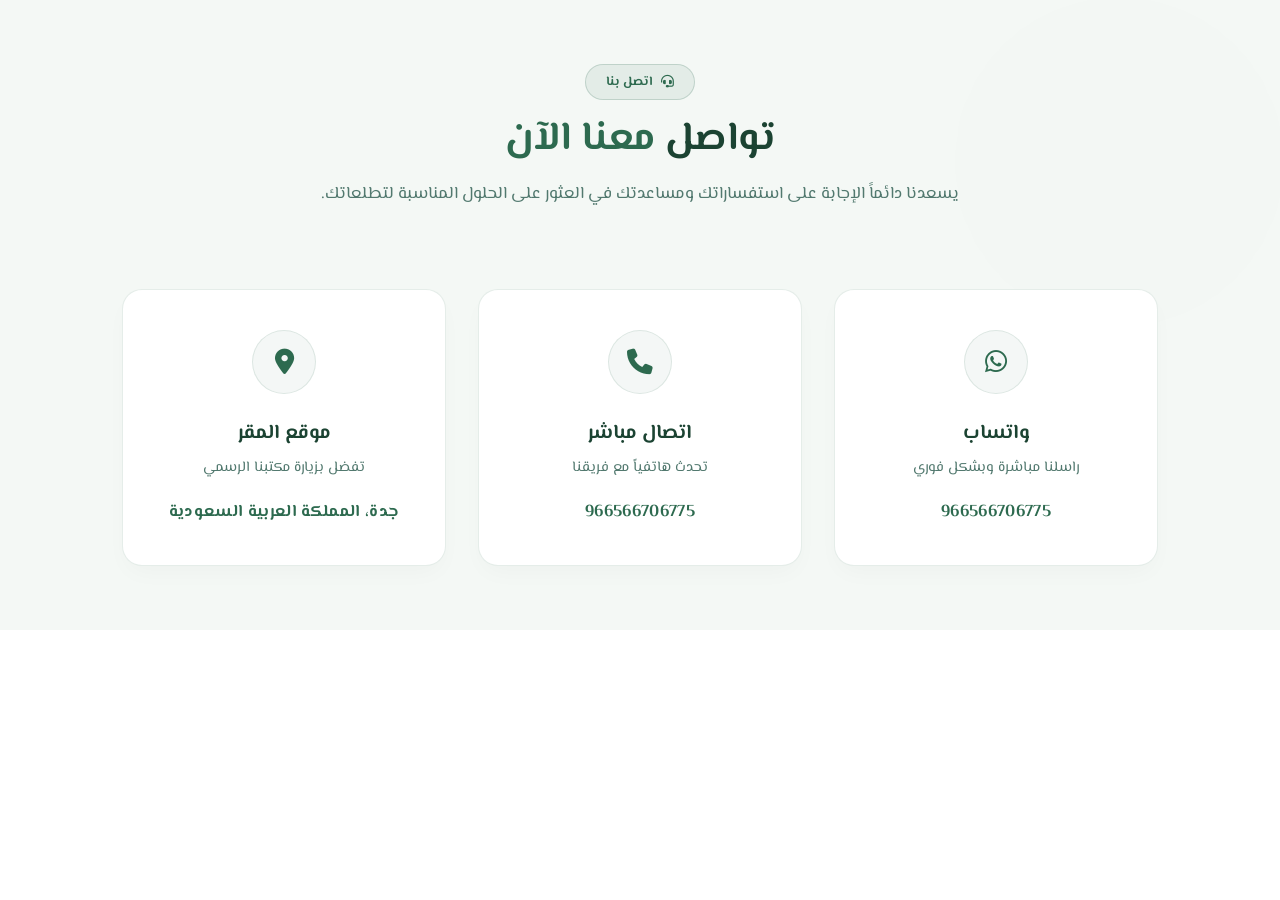
<file: contact1/contact1.html>
<!doctype html>
<html lang="ar" dir="rtl">

<head>
  <meta charset="UTF-8" />
  <meta name="viewport" content="width=device-width, initial-scale=1.0" />
  <title>تواصل معنا</title>
  
  <!-- Icons -->
  <link rel="stylesheet" href="https://cdnjs.cloudflare.com/ajax/libs/font-awesome/6.5.1/css/all.min.css" />

  <!-- Reset styling -->
  <link rel="stylesheet" href="./main.css">

  <!-- Active Theme Style -->
  <!-- <link rel="stylesheet" href="./contact1.css" /> -->
  <!-- <link rel="stylesheet" href="./contact2.css" /> -->
  <!-- <link rel="stylesheet" href="./contact3.css" /> -->
  <link rel="stylesheet" href="./contact4.css" />

  <!-- JavaScript -->
  <script src="./contact1.js" defer></script>
</head>

<body>

  <section class="ebci20-section" id="ebci20-contact">
    
    <!-- Background decorations -->
    <div class="ebci20-bg-effects">
      <div class="ebci20-bg-orb ebci20-orb-1"></div>
      <div class="ebci20-bg-orb ebci20-orb-2"></div>
    </div>

    <!-- Header -->
    <div class="ebci20-header">
      <div class="ebci20-badge">
        <i class="fa-solid fa-headset"></i>
        <span>اتصل بنا</span>
      </div>
      <h2 class="ebci20-title">
        تواصل <span class="ebci20-title-highlight">معنا الآن</span>
      </h2>
      <p class="ebci20-subtitle">
        يسعدنا دائماً الإجابة على استفساراتك ومساعدتك في العثور على الحلول المناسبة لتطلعاتك.
      </p>
    </div>

    <!-- Contact Cards Grid -->
    <div class="ebci20-container">
      <div class="ebci20-grid">
        
        <!-- Card 1: WhatsApp -->
        <a href="https://wa.me/966566706775?text=مرحباً%20أريد%20الاستفسار" target="_blank" class="ebci20-card ebci20-anim-up ebci20-delay-1">
          <div class="ebci20-icon-wrapper">
            <i class="fa-brands fa-whatsapp"></i>
          </div>
          <h3 class="ebci20-card-title">واتساب</h3>
          <p class="ebci20-card-desc">راسلنا مباشرة وبشكل فوري</p>
          <span class="ebci20-card-value">966566706775</span>
        </a>

        <!-- Card 2: Phone -->
        <a href="tel:966566706775" class="ebci20-card ebci20-anim-up ebci20-delay-2">
          <div class="ebci20-icon-wrapper">
            <i class="fa-solid fa-phone"></i>
          </div>
          <h3 class="ebci20-card-title">اتصال مباشر</h3>
          <p class="ebci20-card-desc">تحدث هاتفياً مع فريقنا</p>
          <span class="ebci20-card-value">966566706775</span>
        </a>

        <!-- Card 3: Location -->
        <a href="https://maps.app.goo.gl/r6LH6ZBV53PH1Lu6A" target="_blank" class="ebci20-card ebci20-anim-up ebci20-delay-3">
          <div class="ebci20-icon-wrapper">
            <i class="fa-solid fa-location-dot"></i>
          </div>
          <h3 class="ebci20-card-title">موقع المقر</h3>
          <p class="ebci20-card-desc">تفضل بزيارة مكتبنا الرسمي</p>
          <span class="ebci20-card-value">جدة، المملكة العربية السعودية</span>
        </a>

      </div>
    </div>
  </section>

</body>

</html>
</file>
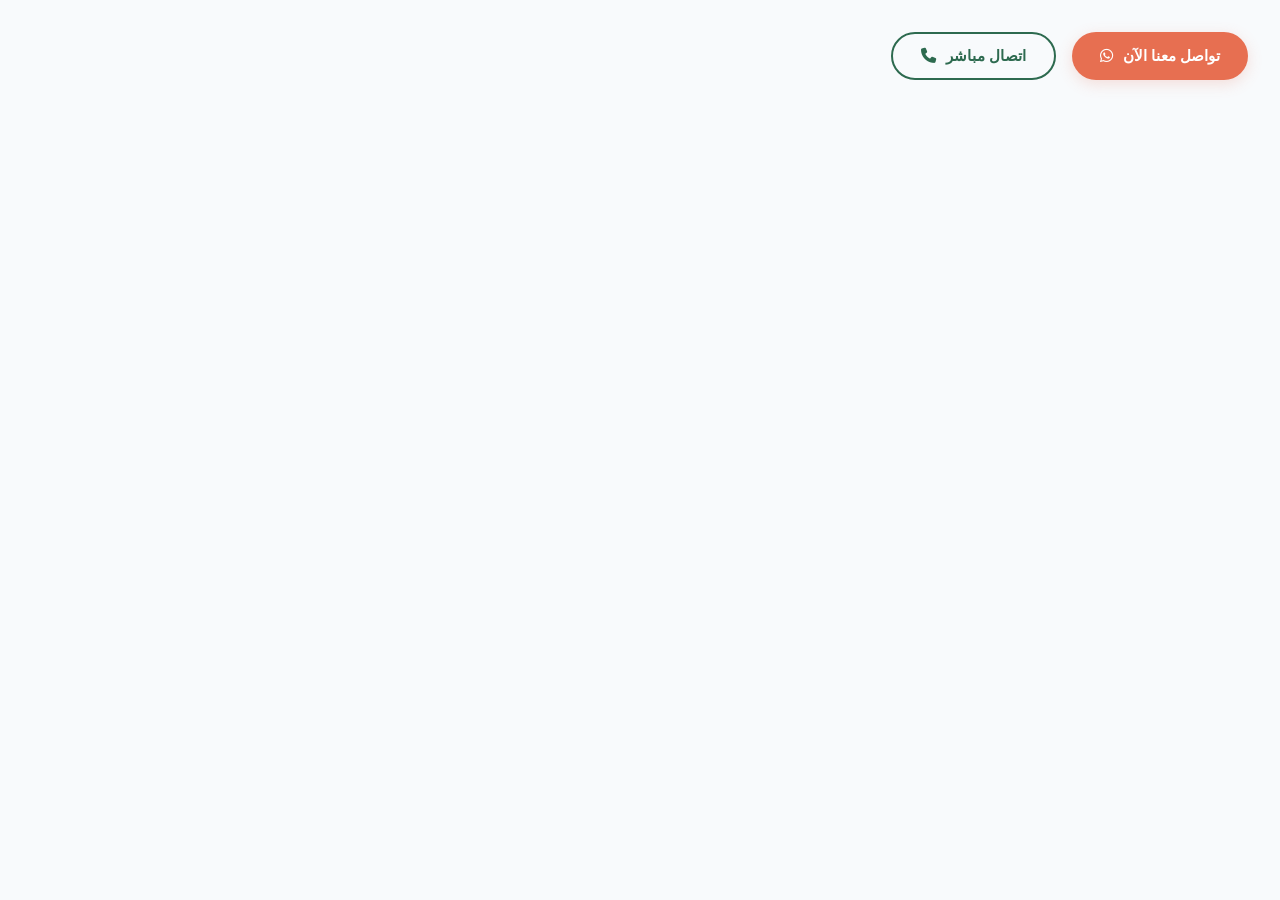
<file: cta1/cta1.html>
<!doctype html>
<html lang="ar" dir="rtl">

<head>
  <meta charset="UTF-8" />
  <meta name="viewport" content="width=device-width, initial-scale=1.0" />
  <title>أزرار الحث على اتخاذ إجراء - CTA Component</title>
  
  <!-- Icons -->
  <link rel="stylesheet" href="https://cdnjs.cloudflare.com/ajax/libs/font-awesome/6.5.1/css/all.min.css" />

  <!-- Reset styling -->
  <link rel="stylesheet" href="./main.css">

  <!-- Active Theme Style -->
  <!-- <link rel="stylesheet" href="./cta1.css" /> -->
  <!-- <link rel="stylesheet" href="./cta2.css" /> -->
  <!-- <link rel="stylesheet" href="./cta3.css" /> -->
  <link rel="stylesheet" href="./cta4.css" />

</head>

<body>

  <!-- *********************** -->
  <!-- CALL TO ACTION COMPONENT -->
  <!-- *********************** -->
  <div class="ebctaf20-buttons-row ebctaf20-anim-up ebctaf20-delay-4">
    <a href="https://wa.me/966566706775" class="ebctaf20-btn ebctaf20-btn-primary">
      <span>تواصل معنا الآن</span>
      <i class="fa-brands fa-whatsapp"></i>
      <span class="ebctaf20-btn-shimmer"></span>
    </a>
    <a href="tel:966566706775" class="ebctaf20-btn ebctaf20-btn-outline">
      <span>اتصال مباشر</span>
      <i class="fa-solid fa-phone"></i>
    </a>
  </div>

</body>

</html>
</file>
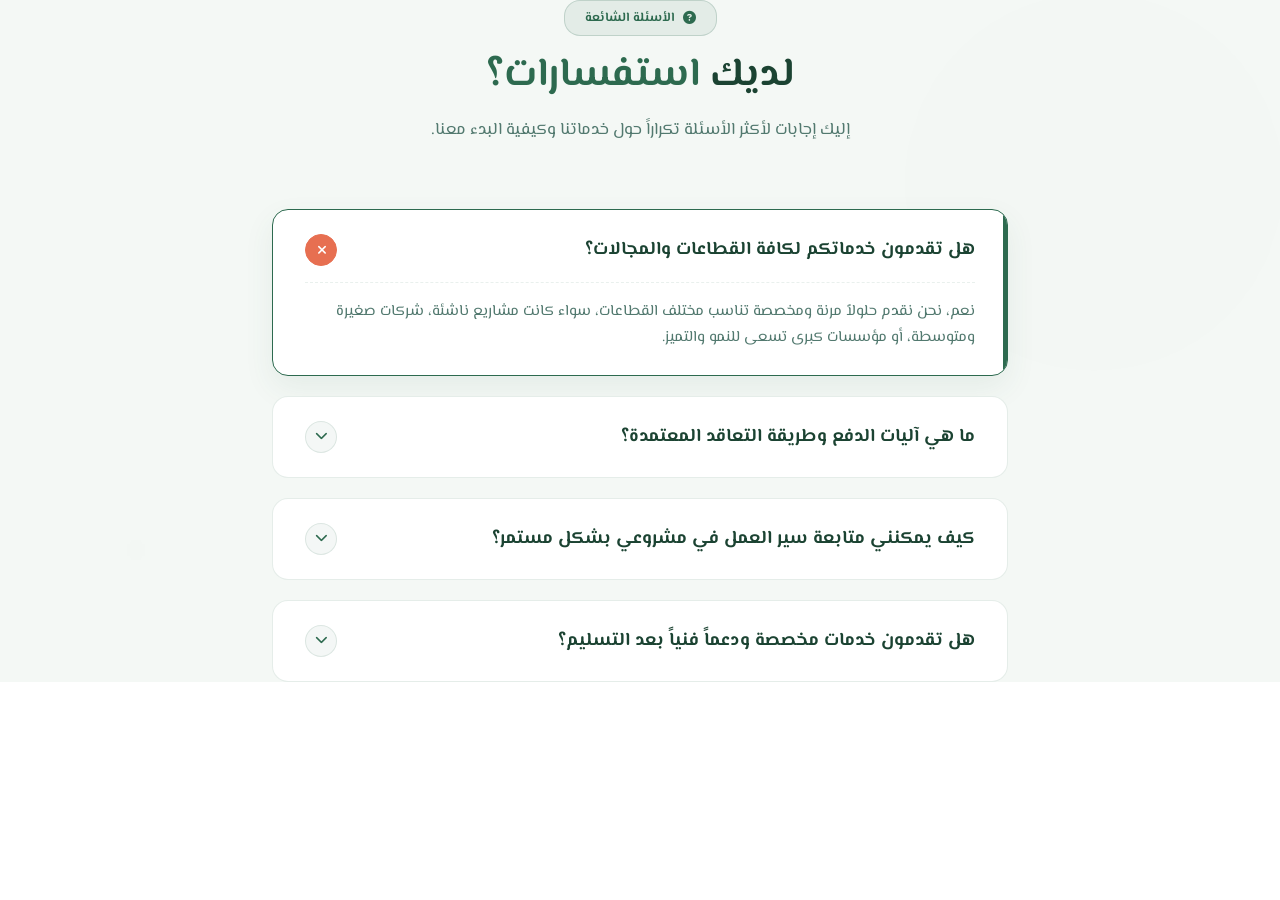
<file: faq1/faq1.html>
<!doctype html>
<html lang="ar" dir="rtl">

<head>
  <meta charset="UTF-8" />
  <meta name="viewport" content="width=device-width, initial-scale=1.0" />
  <title>الأسئلة الشائعة</title>
  
  <!-- Icons -->
  <link rel="stylesheet" href="https://cdnjs.cloudflare.com/ajax/libs/font-awesome/6.5.1/css/all.min.css" />

  <!-- Reset styling -->
  <link rel="stylesheet" href="./main.css">

  <!-- Active Theme Style -->
  <!-- <link rel="stylesheet" href="./faq1.css" /> -->
  <!-- <link rel="stylesheet" href="./faq2.css" /> -->
  <!-- <link rel="stylesheet" href="./faq3.css" /> -->
  <link rel="stylesheet" href="./faq4.css" />

  <!-- JavaScript -->
  <script src="./faq1.js" defer></script>
</head>

<body>

  <section class="ebfq20-section">

    <!-- Background Effects -->
    <div class="ebfq20-bg-effects">
      <div class="ebfq20-bg-orb ebfq20-orb-1"></div>
      <div class="ebfq20-bg-orb ebfq20-orb-2"></div>
    </div>

    <div class="ebfq20-container">
      
      <!-- Header -->
      <div class="ebfq20-header">
        <div class="ebfq20-badge">
          <i class="fa-solid fa-circle-question"></i>
          <span>الأسئلة الشائعة</span>
        </div>
        <h2 class="ebfq20-title">لديك <span class="ebfq20-title-highlight">استفسارات؟</span></h2>
        <p class="ebfq20-subtitle">إليك إجابات لأكثر الأسئلة تكراراً حول خدماتنا وكيفية البدء معنا.</p>
      </div>

      <!-- FAQ Accordion List -->
      <div class="ebfq20-list">
        
        <!-- FAQ 1 -->
        <div class="ebfq20-item ebfq20-active">
          <div class="ebfq20-question-row">
            <h3 class="ebfq20-question">هل تقدمون خدماتكم لكافة القطاعات والمجالات؟</h3>
            <button class="ebfq20-toggle">
              <i class="fa-solid fa-chevron-down"></i>
              <i class="fa-solid fa-xmark"></i>
            </button>
          </div>
          <div class="ebfq20-answer-wrapper">
            <p class="ebfq20-answer">
              نعم، نحن نقدم حلولاً مرنة ومخصصة تناسب مختلف القطاعات، سواء كانت مشاريع ناشئة، شركات صغيرة ومتوسطة، أو مؤسسات كبرى تسعى للنمو والتميز.
            </p>
          </div>
        </div>

        <!-- FAQ 2 -->
        <div class="ebfq20-item">
          <div class="ebfq20-question-row">
            <h3 class="ebfq20-question">ما هي آليات الدفع وطريقة التعاقد المعتمدة؟</h3>
            <button class="ebfq20-toggle">
              <i class="fa-solid fa-chevron-down"></i>
              <i class="fa-solid fa-xmark"></i>
            </button>
          </div>
          <div class="ebfq20-answer-wrapper">
            <p class="ebfq20-answer">
              نعتمد نظام دفع مرن يتم تقسيمه على مراحل المشروع المختلفة بعد توقيع العقد الرسمي، ونقبل التحويلات البنكية ومختلف بوابات الدفع الإلكترونية المعتمدة لراحتك.
            </p>
          </div>
        </div>

        <!-- FAQ 3 -->
        <div class="ebfq20-item">
          <div class="ebfq20-question-row">
            <h3 class="ebfq20-question">كيف يمكنني متابعة سير العمل في مشروعي بشكل مستمر؟</h3>
            <button class="ebfq20-toggle">
              <i class="fa-solid fa-chevron-down"></i>
              <i class="fa-solid fa-xmark"></i>
            </button>
          </div>
          <div class="ebfq20-answer-wrapper">
            <p class="ebfq20-answer">
              نخصص لك مديراً للمشروع يتواصل معك بانتظام، بالإضافة إلى إمكانية الوصول للوحات متابعة العمل والتقارير الدورية التي توضح تقدم كل مرحلة بوضوح تام.
            </p>
          </div>
        </div>

        <!-- FAQ 4 -->
        <div class="ebfq20-item">
          <div class="ebfq20-question-row">
            <h3 class="ebfq20-question">هل تقدمون خدمات مخصصة ودعماً فنياً بعد التسليم؟</h3>
            <button class="ebfq20-toggle">
              <i class="fa-solid fa-chevron-down"></i>
              <i class="fa-solid fa-xmark"></i>
            </button>
          </div>
          <div class="ebfq20-answer-wrapper">
            <p class="ebfq20-answer">
              بكل تأكيد، نوفر باقات دعم فني وصيانة متكاملة للمشروعات لضمان استقرار العمل وحل أي مشكلات تقنية قد تظهر مع إمكانية إضافة خصائص جديدة مستقبلاً.
            </p>
          </div>
        </div>

      </div>
    </div>
  </section>

</body>

</html>
</file>
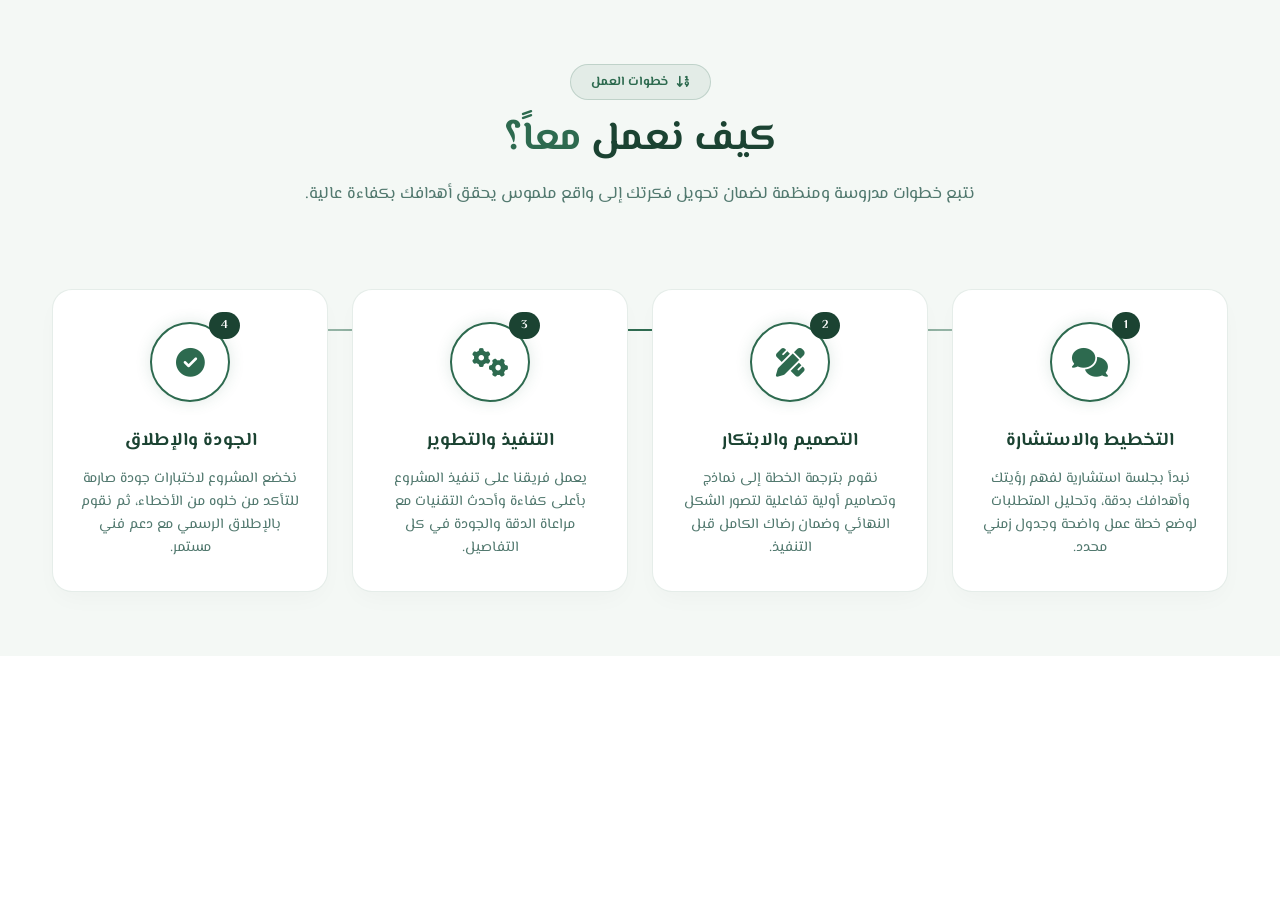
<file: points1/points1.html>
<!doctype html>
<html lang="ar" dir="rtl">

<head>
  <meta charset="UTF-8" />
  <meta name="viewport" content="width=device-width, initial-scale=1.0" />
  <title>مكون آلية العمل</title>
  
  <!-- Icons -->
  <link rel="stylesheet" href="https://cdnjs.cloudflare.com/ajax/libs/font-awesome/6.5.1/css/all.min.css" />

  <!-- Reset styling -->
  <link rel="stylesheet" href="./main.css">

  <!-- Active Theme Style -->
  <!-- <link rel="stylesheet" href="./points1.css" /> -->
  <!-- <link rel="stylesheet" href="./points2.css" /> -->
  <!-- <link rel="stylesheet" href="./points3.css" /> -->
  <link rel="stylesheet" href="./points4.css" />

  <!-- JavaScript -->
  <script src="./points1.js" defer></script>
</head>

<body>

  <section id="ebpt20-points" class="ebpt20-section">

    <!-- Background Decoration -->
    <div class="ebpt20-bg-effects">
      <div class="ebpt20-line-decor"></div>
    </div>

    <div class="ebpt20-container">
      
      <!-- Section Header -->
      <div class="ebpt20-header">
        <div class="ebpt20-badge">
          <i class="fa-solid fa-arrow-down-1-9"></i>
          <span>خطوات العمل</span>
        </div>
        <h2 class="ebpt20-title">
          كيف نعمل <span class="ebpt20-title-highlight">معاً؟</span>
        </h2>
        <p class="ebpt20-subtitle">
          نتبع خطوات مدروسة ومنظمة لضمان تحويل فكرتك إلى واقع ملموس يحقق أهدافك بكفاءة عالية.
        </p>
      </div>

      <!-- Steps Timeline/Grid -->
      <div class="ebpt20-steps-wrapper">
        
        <!-- Step 1 -->
        <div class="ebpt20-step-card ebpt20-anim-up ebpt20-delay-1">
          <div class="ebpt20-step-header">
            <span class="ebpt20-step-number">1</span>
            <div class="ebpt20-step-icon">
              <i class="fa-solid fa-comments"></i>
            </div>
          </div>
          <div class="ebpt20-step-body">
            <h3 class="ebpt20-step-title">التخطيط والاستشارة</h3>
            <p class="ebpt20-step-desc">
              نبدأ بجلسة استشارية لفهم رؤيتك وأهدافك بدقة، وتحليل المتطلبات لوضع خطة عمل واضحة وجدول زمني محدد.
            </p>
          </div>
        </div>

        <!-- Step 2 -->
        <div class="ebpt20-step-card ebpt20-anim-up ebpt20-delay-2">
          <div class="ebpt20-step-header">
            <span class="ebpt20-step-number">2</span>
            <div class="ebpt20-step-icon">
              <i class="fa-solid fa-pen-ruler"></i>
            </div>
          </div>
          <div class="ebpt20-step-body">
            <h3 class="ebpt20-step-title">التصميم والابتكار</h3>
            <p class="ebpt20-step-desc">
              نقوم بترجمة الخطة إلى نماذج وتصاميم أولية تفاعلية لتصور الشكل النهائي وضمان رضاك الكامل قبل التنفيذ.
            </p>
          </div>
        </div>

        <!-- Step 3 -->
        <div class="ebpt20-step-card ebpt20-anim-up ebpt20-delay-3">
          <div class="ebpt20-step-header">
            <span class="ebpt20-step-number">3</span>
            <div class="ebpt20-step-icon">
              <i class="fa-solid fa-gears"></i>
            </div>
          </div>
          <div class="ebpt20-step-body">
            <h3 class="ebpt20-step-title">التنفيذ والتطوير</h3>
            <p class="ebpt20-step-desc">
              يعمل فريقنا على تنفيذ المشروع بأعلى كفاءة وأحدث التقنيات مع مراعاة الدقة والجودة في كل التفاصيل.
            </p>
          </div>
        </div>

        <!-- Step 4 -->
        <div class="ebpt20-step-card ebpt20-anim-up ebpt20-delay-4">
          <div class="ebpt20-step-header">
            <span class="ebpt20-step-number">4</span>
            <div class="ebpt20-step-icon">
              <i class="fa-solid fa-circle-check"></i>
            </div>
          </div>
          <div class="ebpt20-step-body">
            <h3 class="ebpt20-step-title">الجودة والإطلاق</h3>
            <p class="ebpt20-step-desc">
              نخضع المشروع لاختبارات جودة صارمة للتأكد من خلوه من الأخطاء، ثم نقوم بالإطلاق الرسمي مع دعم فني مستمر.
            </p>
          </div>
        </div>

      </div>
    </div>
  </section>

</body>

</html>
</file>
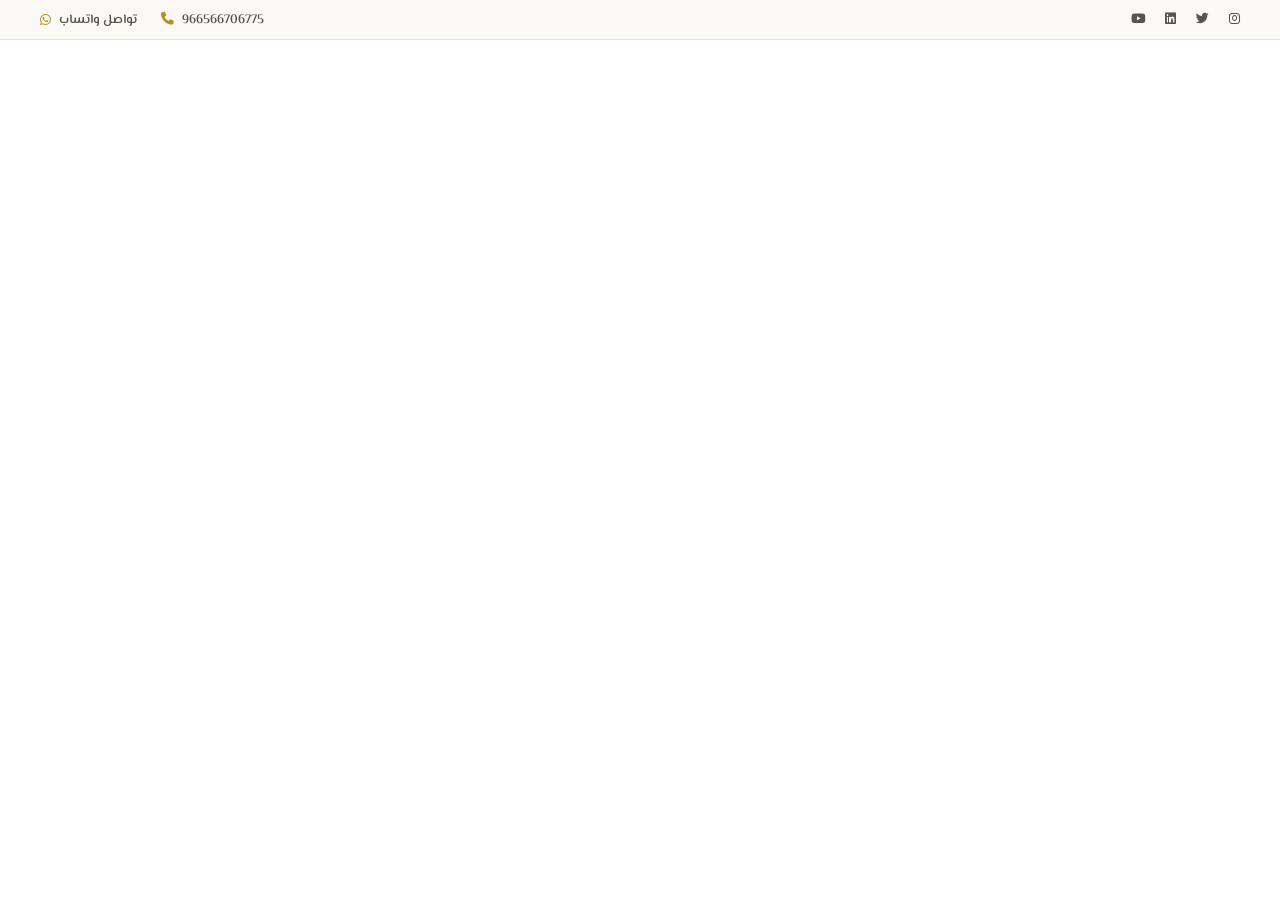
<file: topBar1/topbar1.html>
<!doctype html>
<html lang="ar" dir="rtl">

<head>
    <meta charset="UTF-8" />
    <meta name="viewport" content="width=device-width, initial-scale=1.0" />

    <title></title>

    <!-- Meta Description -->
    <meta name="description" content="" />

    <!-- Meta Keywords -->
    <meta name="keywords" content="" />

    <meta property="og:image" content="" />


    <link rel="icon" href="./img/logo.webp" type="image/x-icon" />

    <link rel="shortcut icon" href="./img/logo.webp" type="image/x-icon" />

    <meta name="author" content="engz business" />


    <link rel="stylesheet" href="https://cdnjs.cloudflare.com/ajax/libs/font-awesome/6.5.1/css/all.min.css" />

    <link rel="stylesheet" href="./main.css">

    <!-- <link rel="stylesheet" href="./topbar1.css" />  -->
    <link rel="stylesheet" href="./topbar2.css" />
    <!-- <link rel="stylesheet" href="./topbar3.css" /> -->
    <!-- <link rel="stylesheet" href="./topbar4.css" /> -->

</head>

<body>
    <!-- *********************** -->
    <!-- TOP BAR -->
    <!-- *********************** -->
    <section class="ebtb20-top-bar">
        <div class="ebtb20-top-bar-container">

            <!-- مجموعة الأيقونات -->
            <div class="ebtb20-social-icons">
                <a href="#" target="_blank" class="ebtb20-social-icon"><i class="fa-brands fa-instagram"></i></a>
                <a href="#" target="_blank" class="ebtb20-social-icon"><i class="fa-brands fa-twitter"></i></a>
                <a href="#" target="_blank" class="ebtb20-social-icon"><i class="fa-brands fa-linkedin"></i></a>
                <a href="#" target="_blank" class="ebtb20-social-icon"><i class="fa-brands fa-youtube"></i></a>
            </div>

            <!-- مجموعة الاتصال -->
            <div class="ebtb20-contact-info">
                <a href="tel:966566706775" class="ebtb20-contact-link">
                    <span>966566706775</span>
                    <i class="fa-solid fa-phone"></i>
                </a>
                <a href="https://wa.me/966566706775?text=مرحباً" target="_blank" class="ebtb20-contact-link">
                    <span>تواصل واتساب</span>
                    <i class="fa-brands fa-whatsapp"></i>
                </a>
            </div>

        </div>
    </section>
</body>

</html>
</file>
<file: contact1/main.css>
@import url('https://fonts.googleapis.com/css2?family=El+Messiri:wght@400..700&display=swap');

body {
    direction: rtl;
    font-family: "El Messiri", sans-serif;
    overflow-x: hidden;
    width: 100%;
}

* {
    margin: 0;
    padding: 0;
    box-sizing: border-box;
}

a {
    text-decoration: none;
    color: inherit;
}

button {
    border: none;
    background-color: inherit;
}
</file>
<file: contact1/contact1.css>
/* ============================================
   CONTACT — THEME 1: TECH NEON (LIGHT)
   ============================================ */

:root {
  /* ===============================
     CONTACT COLORS (TECH NEON)
  =============================== */
  --ebci20-section-background-color: #f8fafc;
  --ebci20-orb-1-color: rgba(0, 180, 216, 0.4);
  --ebci20-orb-2-color: rgba(0, 180, 216, 0.2);

  --ebci20-badge-background-color: rgba(0, 180, 216, 0.08);
  --ebci20-badge-border-color: rgba(0, 180, 216, 0.2);
  --ebci20-badge-text-color: #00b4d8;
  
  --ebci20-title-text-color: #0f172a;
  --ebci20-title-highlight-text-color: #00b4d8;
  --ebci20-subtitle-text-color: #64748b;

  --ebci20-card-background-color: #ffffff;
  --ebci20-card-border-color: rgba(0, 180, 216, 0.15);
  --ebci20-card-top-stripe-color: linear-gradient(90deg, #00b4d8, #0077b6);
  --ebci20-card-hover-border-color: rgba(0, 180, 216, 0.4);
  --ebci20-card-hover-shadow: 0 15px 30px rgba(0, 180, 216, 0.1);

  --ebci20-card-icon-background-color: rgba(0, 180, 216, 0.05);
  --ebci20-card-icon-border-color: rgba(0, 180, 216, 0.15);
  --ebci20-card-icon-color: #00b4d8;
  --ebci20-card-icon-hover-background-color: #00b4d8;
  --ebci20-card-icon-hover-border-color: #00b4d8;
  --ebci20-card-icon-hover-color: #ffffff;

  --ebci20-card-title-text-color: #0f172a;
  --ebci20-card-description-text-color: #64748b;
  --ebci20-card-value-text-color: #00b4d8;
  --ebci20-card-value-hover-text-color: #0077b6;

  /* ===============================
     CONTACT LAYOUT & TIMINGS
  =============================== */
  --ebci20-radius: 16px;
  --ebci20-ease: cubic-bezier(0.4, 0, 0.2, 1);
}

.ebci20-section {
  position: relative;
  background-color: var(--ebci20-section-background-color);
  padding: 4rem 0;
  overflow: hidden;
}

/* Background effects */
.ebci20-bg-effects {
  position: absolute;
  inset: 0;
  pointer-events: none;
  z-index: 0;
}

.ebci20-bg-orb {
  position: absolute;
  border-radius: 50%;
  filter: blur(120px);
  opacity: 0.12;
}

.ebci20-orb-1 {
  width: 450px;
  height: 450px;
  background: radial-gradient(circle, var(--ebci20-orb-1-color), transparent 70%);
  top: -10%;
  right: -5%;
}

.ebci20-orb-2 {
  width: 400px;
  height: 400px;
  background: radial-gradient(circle, var(--ebci20-orb-2-color), transparent 70%);
  bottom: -10%;
  left: -5%;
}

.ebci20-container {
  position: relative;
  z-index: 2;
  width: 100%;
  max-width: 1100px;
  padding: 0 2rem;
  margin: 0 auto;
}

/* Header */
.ebci20-header {
  text-align: center;
  margin-bottom: 5rem;
  display: flex;
  flex-direction: column;
  align-items: center;
  gap: 1rem;
}

.ebci20-badge {
  display: inline-flex;
  align-items: center;
  gap: 0.5rem;
  background: var(--ebci20-badge-background-color);
  border: 1px solid var(--ebci20-badge-border-color);
  color: var(--ebci20-badge-text-color);
  padding: 0.4rem 1.1rem;
  border-radius: 4px;
  font-size: 0.8rem;
  font-weight: 700;
}

.ebci20-title {
  font-size: 2.5rem;
  font-weight: 700;
  color: var(--ebci20-title-text-color);
  line-height: 1.2;
}

.ebci20-title-highlight {
  color: var(--ebci20-title-highlight-text-color);
}

.ebci20-subtitle {
  font-size: 1.05rem;
  color: var(--ebci20-subtitle-text-color);
  line-height: 1.7;
}

/* Grid Layout */
.ebci20-grid {
  display: grid;
  grid-template-columns: repeat(auto-fill, minmax(300px, 1fr));
  gap: 2rem;
}

@media (max-width: 480px) {
  .ebci20-grid {
    grid-template-columns: 1fr;
  }
}

/* Card - Glassmorphism style */
.ebci20-card {
  background: var(--ebci20-card-background-color);
  border: 1px solid var(--ebci20-card-border-color);
  border-radius: var(--ebci20-radius);
  padding: 2.5rem 2rem;
  display: flex;
  flex-direction: column;
  align-items: center;
  text-align: center;
  text-decoration: none;
  transition: all 0.4s var(--ebci20-ease);
  position: relative;
  overflow: hidden;
  box-shadow: 0 10px 25px -5px rgba(0, 0, 0, 0.03);
}

.ebci20-card::before {
  content: '';
  position: absolute;
  top: 0;
  left: 0;
  width: 100%;
  height: 3px;
  background: var(--ebci20-card-top-stripe-color);
  opacity: 0;
  transition: opacity 0.3s var(--ebci20-ease);
}

.ebci20-card:hover {
  transform: translateY(-6px);
  border-color: var(--ebci20-card-hover-border-color);
  box-shadow: var(--ebci20-card-hover-shadow);
}

.ebci20-card:hover::before {
  opacity: 1;
}

/* Icon wrapper */
.ebci20-icon-wrapper {
  width: 64px;
  height: 64px;
  border-radius: 50%;
  background: var(--ebci20-card-icon-background-color);
  border: 1px solid var(--ebci20-card-icon-border-color);
  display: flex;
  justify-content: center;
  align-items: center;
  font-size: 1.6rem;
  color: var(--ebci20-card-icon-color);
  margin-bottom: 1.5rem;
  transition: all 0.3s var(--ebci20-ease);
}

.ebci20-card:hover .ebci20-icon-wrapper {
  background: var(--ebci20-card-icon-hover-background-color);
  color: var(--ebci20-card-icon-hover-color);
  border-color: var(--ebci20-card-icon-hover-border-color);
  transform: scale(1.05);
}

.ebci20-card-title {
  font-size: 1.25rem;
  font-weight: 700;
  color: var(--ebci20-card-title-text-color);
  margin-bottom: 0.5rem;
}

.ebci20-card-desc {
  font-size: 0.9rem;
  color: var(--ebci20-card-description-text-color);
  line-height: 1.5;
  margin-bottom: 1.25rem;
}

.ebci20-card-value {
  font-size: 1.05rem;
  font-weight: 700;
  color: var(--ebci20-card-value-text-color);
  letter-spacing: 0.02em;
  transition: color 0.3s var(--ebci20-ease);
}

.ebci20-card:hover .ebci20-card-value {
  color: var(--ebci20-card-value-hover-text-color);
}

/* Animations */
.ebci20-anim-up {
  opacity: 0;
  transform: translateY(30px);
  transition: opacity 0.8s var(--ebci20-ease), transform 0.8s var(--ebci20-ease);
}

.ebci20-anim-up.ebci20-visible {
  opacity: 1;
  transform: translateY(0);
}

.ebci20-delay-1 { transition-delay: 0.1s; }
.ebci20-delay-2 { transition-delay: 0.25s; }
.ebci20-delay-3 { transition-delay: 0.4s; }
</file>
<file: contact1/contact2.css>
/* ============================================
   CONTACT — THEME 2: OBSIDIAN GOLD (LIGHT)
   ============================================ */

:root {
  /* ===============================
     CONTACT COLORS (OBSIDIAN GOLD)
  =============================== */
  --ebci20-section-background-color: #faf9f5;
  --ebci20-orb-1-color: rgba(184, 144, 32, 0.15);
  --ebci20-orb-2-color: rgba(197, 160, 89, 0.08);

  --ebci20-badge-background-color: rgba(184, 144, 32, 0.08);
  --ebci20-badge-border-color: rgba(184, 144, 32, 0.2);
  --ebci20-badge-text-color: #b89020;
  
  --ebci20-title-text-color: #1c1917;
  --ebci20-title-highlight-text-color: #b89020;
  --ebci20-subtitle-text-color: #57534e;

  --ebci20-card-background-color: #ffffff;
  --ebci20-card-border-color: #e7e2d8;
  --ebci20-card-top-stripe-color: linear-gradient(90deg, #b89020, #8c6d1d);
  --ebci20-card-hover-border-color: #b89020;
  --ebci20-card-hover-shadow: 0 15px 30px rgba(184, 144, 32, 0.08);

  --ebci20-card-icon-background-color: rgba(184, 144, 32, 0.05);
  --ebci20-card-icon-border-color: #e7e2d8;
  --ebci20-card-icon-color: #b89020;
  --ebci20-card-icon-hover-background-color: #b89020;
  --ebci20-card-icon-hover-border-color: #b89020;
  --ebci20-card-icon-hover-color: #ffffff;

  --ebci20-card-title-text-color: #1c1917;
  --ebci20-card-description-text-color: #57534e;
  --ebci20-card-value-text-color: #b89020;
  --ebci20-card-value-hover-text-color: #8c6d1d;

  /* ===============================
     CONTACT LAYOUT & TIMINGS
  =============================== */
  --ebci20-radius: 0px;
  --ebci20-ease: cubic-bezier(0.25, 1, 0.5, 1);
}

.ebci20-section {
  position: relative;
  background-color: var(--ebci20-section-background-color);
  padding: 4rem 0;
  overflow: hidden;
}

/* Background effects */
.ebci20-bg-effects {
  position: absolute;
  inset: 0;
  pointer-events: none;
  z-index: 0;
}

.ebci20-bg-orb {
  position: absolute;
  border-radius: 50%;
  filter: blur(140px);
  opacity: 0.1;
}

.ebci20-orb-1 {
  width: 450px;
  height: 450px;
  background: radial-gradient(circle, var(--ebci20-orb-1-color), transparent 70%);
  top: -10%;
  right: -5%;
}

.ebci20-orb-2 {
  width: 400px;
  height: 400px;
  background: radial-gradient(circle, var(--ebci20-orb-2-color), transparent 70%);
  bottom: -10%;
  left: -5%;
}

.ebci20-container {
  position: relative;
  z-index: 2;
  width: 100%;
  max-width: 1100px;
  padding: 0 2rem;
  margin: 0 auto;
}

/* Header */
.ebci20-header {
  text-align: center;
  margin-bottom: 5rem;
  display: flex;
  flex-direction: column;
  align-items: center;
  gap: 1rem;
}

.ebci20-badge {
  display: inline-flex;
  align-items: center;
  gap: 0.5rem;
  background: var(--ebci20-badge-background-color);
  border: 1px solid var(--ebci20-badge-border-color);
  color: var(--ebci20-badge-text-color);
  padding: 0.5rem 1.25rem;
  font-size: 0.8rem;
  font-weight: 700;
  letter-spacing: 0.05em;
}

.ebci20-title {
  font-size: 2.5rem;
  font-weight: 700;
  color: var(--ebci20-title-text-color);
  line-height: 1.2;
  font-family: serif;
}

.ebci20-title-highlight {
  color: var(--ebci20-title-highlight-text-color);
}

.ebci20-subtitle {
  font-size: 1.05rem;
  color: var(--ebci20-subtitle-text-color);
  line-height: 1.7;
}

/* Grid Layout */
.ebci20-grid {
  display: grid;
  grid-template-columns: repeat(auto-fill, minmax(300px, 1fr));
  gap: 2.5rem;
}

@media (max-width: 480px) {
  .ebci20-grid {
    grid-template-columns: 1fr;
  }
}

/* Card */
.ebci20-card {
  background: var(--ebci20-card-background-color);
  border: 1px solid var(--ebci20-card-border-color);
  border-radius: var(--ebci20-radius);
  padding: 3rem 2rem;
  display: flex;
  flex-direction: column;
  align-items: center;
  text-align: center;
  text-decoration: none;
  transition: all 0.4s var(--ebci20-ease);
  position: relative;
  overflow: hidden;
  box-shadow: 0 8px 24px rgba(28, 25, 23, 0.02);
}

.ebci20-card::before {
  content: '';
  position: absolute;
  top: 0;
  left: 0;
  width: 100%;
  height: 4px;
  background: var(--ebci20-card-top-stripe-color);
  opacity: 0;
  transition: opacity 0.3s var(--ebci20-ease);
}

.ebci20-card:hover {
  transform: translateY(-6px);
  border-color: var(--ebci20-card-hover-border-color);
  box-shadow: var(--ebci20-card-hover-shadow);
}

.ebci20-card:hover::before {
  opacity: 1;
}

/* Icon wrapper */
.ebci20-icon-wrapper {
  width: 64px;
  height: 64px;
  border-radius: 50%;
  background: var(--ebci20-card-icon-background-color);
  border: 1px solid var(--ebci20-card-icon-border-color);
  display: flex;
  justify-content: center;
  align-items: center;
  font-size: 1.6rem;
  color: var(--ebci20-card-icon-color);
  margin-bottom: 1.5rem;
  transition: all 0.3s var(--ebci20-ease);
}

.ebci20-card:hover .ebci20-icon-wrapper {
  background: var(--ebci20-card-icon-hover-background-color);
  color: var(--ebci20-card-icon-hover-color);
  border-color: var(--ebci20-card-icon-hover-border-color);
  transform: scale(1.05);
}

.ebci20-card-title {
  font-size: 1.25rem;
  font-weight: 700;
  color: var(--ebci20-card-title-text-color);
  margin-bottom: 0.5rem;
  font-family: serif;
}

.ebci20-card-desc {
  font-size: 0.9rem;
  color: var(--ebci20-card-description-text-color);
  line-height: 1.5;
  margin-bottom: 1.25rem;
}

.ebci20-card-value {
  font-size: 1.05rem;
  font-weight: 700;
  color: var(--ebci20-card-value-text-color);
  letter-spacing: 0.02em;
  transition: color 0.3s var(--ebci20-ease);
}

.ebci20-card:hover .ebci20-card-value {
  color: var(--ebci20-card-value-hover-text-color);
}

/* Animations */
.ebci20-anim-up {
  opacity: 0;
  transform: translateY(30px);
  transition: opacity 0.8s var(--ebci20-ease), transform 0.8s var(--ebci20-ease);
}

.ebci20-anim-up.ebci20-visible {
  opacity: 1;
  transform: translateY(0);
}

.ebci20-delay-1 { transition-delay: 0.1s; }
.ebci20-delay-2 { transition-delay: 0.25s; }
.ebci20-delay-3 { transition-delay: 0.4s; }
</file>
<file: contact1/contact3.css>
/* ============================================
   CONTACT — THEME 3: WARM SAND
   ============================================ */

:root {
  /* ===============================
     CONTACT COLORS (WARM SAND)
  =============================== */
  --ebci20-section-background-color: #faf6f0;
  --ebci20-orb-1-color: rgba(194, 65, 12, 0.12);
  --ebci20-orb-2-color: rgba(232, 93, 4, 0.08);

  --ebci20-badge-background-color: rgba(194, 65, 12, 0.08);
  --ebci20-badge-border-color: rgba(194, 65, 12, 0.2);
  --ebci20-badge-text-color: #c2410c;
  
  --ebci20-title-text-color: #2d2219;
  --ebci20-title-highlight-text-color: #c2410c;
  --ebci20-subtitle-text-color: #7c624d;

  --ebci20-card-background-color: #ffffff;
  --ebci20-card-border-color: #ecdcc8;
  --ebci20-card-top-stripe-color: linear-gradient(90deg, #c2410c, #d97706);
  --ebci20-card-hover-border-color: #c2410c;
  --ebci20-card-hover-shadow: 0 15px 30px rgba(194, 65, 12, 0.06);

  --ebci20-card-icon-background-color: rgba(194, 65, 12, 0.05);
  --ebci20-card-icon-border-color: #ecdcc8;
  --ebci20-card-icon-color: #c2410c;
  --ebci20-card-icon-hover-background-color: #c2410c;
  --ebci20-card-icon-hover-border-color: #c2410c;
  --ebci20-card-icon-hover-color: #ffffff;

  --ebci20-card-title-text-color: #2d2219;
  --ebci20-card-description-text-color: #7c624d;
  --ebci20-card-value-text-color: #c2410c;
  --ebci20-card-value-hover-text-color: #d97706;

  /* ===============================
     CONTACT LAYOUT & TIMINGS
  =============================== */
  --ebci20-radius: 24px;
  --ebci20-ease: cubic-bezier(0.175, 0.885, 0.32, 1.275);
}

.ebci20-section {
  position: relative;
  background-color: var(--ebci20-section-background-color);
  padding: 4rem 0;
  overflow: hidden;
}

/* Background effects */
.ebci20-bg-effects {
  position: absolute;
  inset: 0;
  pointer-events: none;
  z-index: 0;
}

.ebci20-bg-orb {
  position: absolute;
  border-radius: 50%;
  filter: blur(100px);
  opacity: 0.15;
}

.ebci20-orb-1 {
  width: 450px;
  height: 450px;
  background: radial-gradient(circle, var(--ebci20-orb-1-color), transparent 70%);
  top: -10%;
  right: -5%;
}

.ebci20-orb-2 {
  width: 400px;
  height: 400px;
  background: radial-gradient(circle, var(--ebci20-orb-2-color), transparent 70%);
  bottom: -10%;
  left: -5%;
}

.ebci20-container {
  position: relative;
  z-index: 2;
  width: 100%;
  max-width: 1100px;
  padding: 0 2rem;
  margin: 0 auto;
}

/* Header */
.ebci20-header {
  text-align: center;
  margin-bottom: 5rem;
  display: flex;
  flex-direction: column;
  align-items: center;
  gap: 1rem;
}

.ebci20-badge {
  display: inline-flex;
  align-items: center;
  gap: 0.5rem;
  background: var(--ebci20-badge-background-color);
  border: 1px solid var(--ebci20-badge-border-color);
  color: var(--ebci20-badge-text-color);
  padding: 0.5rem 1.5rem;
  border-radius: 50px;
  font-size: 0.8rem;
  font-weight: 700;
  text-transform: uppercase;
  letter-spacing: 0.05em;
}

.ebci20-title {
  font-size: 2.5rem;
  font-weight: 700;
  color: var(--ebci20-title-text-color);
  line-height: 1.2;
}

.ebci20-title-highlight {
  color: var(--ebci20-title-highlight-text-color);
}

.ebci20-subtitle {
  font-size: 1.05rem;
  color: var(--ebci20-subtitle-text-color);
  line-height: 1.7;
}

/* Grid Layout */
.ebci20-grid {
  display: grid;
  grid-template-columns: repeat(auto-fill, minmax(300px, 1fr));
  gap: 2rem;
}

@media (max-width: 480px) {
  .ebci20-grid {
    grid-template-columns: 1fr;
  }
}

/* Card */
.ebci20-card {
  background: var(--ebci20-card-background-color);
  border: 2px dashed var(--ebci20-card-border-color);
  border-radius: var(--ebci20-radius);
  padding: 3rem 2rem;
  display: flex;
  flex-direction: column;
  align-items: center;
  text-align: center;
  text-decoration: none;
  transition: all 0.4s var(--ebci20-ease);
  position: relative;
  overflow: hidden;
  box-shadow: 0 10px 25px -5px rgba(0, 0, 0, 0.03);
}

.ebci20-card::before {
  content: '';
  position: absolute;
  top: 0;
  left: 0;
  width: 100%;
  height: 4px;
  background: var(--ebci20-card-top-stripe-color);
  opacity: 0;
  transition: opacity 0.3s var(--ebci20-ease);
}

.ebci20-card:hover {
  transform: translateY(-6px);
  border-color: var(--ebci20-card-hover-border-color);
  box-shadow: var(--ebci20-card-hover-shadow);
  border-style: solid;
}

.ebci20-card:hover::before {
  opacity: 1;
}

/* Icon wrapper */
.ebci20-icon-wrapper {
  width: 64px;
  height: 64px;
  border-radius: 50%;
  background: var(--ebci20-card-icon-background-color);
  border: 2px dashed var(--ebci20-card-icon-border-color);
  display: flex;
  justify-content: center;
  align-items: center;
  font-size: 1.6rem;
  color: var(--ebci20-card-icon-color);
  margin-bottom: 1.5rem;
  transition: all 0.3s var(--ebci20-ease);
}

.ebci20-card:hover .ebci20-icon-wrapper {
  background: var(--ebci20-card-icon-hover-background-color);
  color: var(--ebci20-card-icon-hover-color);
  border-color: var(--ebci20-card-icon-hover-border-color);
  border-style: solid;
  transform: scale(1.05);
}

.ebci20-card-title {
  font-size: 1.25rem;
  font-weight: 700;
  color: var(--ebci20-card-title-text-color);
  margin-bottom: 0.5rem;
}

.ebci20-card-desc {
  font-size: 0.9rem;
  color: var(--ebci20-card-description-text-color);
  line-height: 1.5;
  margin-bottom: 1.25rem;
}

.ebci20-card-value {
  font-size: 1.05rem;
  font-weight: 700;
  color: var(--ebci20-card-value-text-color);
  letter-spacing: 0.02em;
  transition: color 0.3s var(--ebci20-ease);
}

.ebci20-card:hover .ebci20-card-value {
  color: var(--ebci20-card-value-hover-text-color);
}

/* Animations */
.ebci20-anim-up {
  opacity: 0;
  transform: translateY(30px);
  transition: opacity 0.8s var(--ebci20-ease), transform 0.8s var(--ebci20-ease);
}

.ebci20-anim-up.ebci20-visible {
  opacity: 1;
  transform: translateY(0);
}

.ebci20-delay-1 { transition-delay: 0.1s; }
.ebci20-delay-2 { transition-delay: 0.25s; }
.ebci20-delay-3 { transition-delay: 0.4s; }
</file>
<file: contact1/contact4.css>
/* ============================================
   CONTACT — THEME 4: SAGE GREEN & CORAL (LIGHT)
   ============================================ */

:root {
  /* ===============================
     CONTACT COLORS (SAGE GREEN & CORAL)
  =============================== */
  --ebci20-section-background-color: #f4f8f5;
  --ebci20-orb-1-color: rgba(45, 106, 79, 0.12);
  --ebci20-orb-2-color: rgba(231, 111, 81, 0.08);

  --ebci20-badge-background-color: rgba(45, 106, 79, 0.08);
  --ebci20-badge-border-color: rgba(45, 106, 79, 0.2);
  --ebci20-badge-text-color: #2d6a4f;
  
  --ebci20-title-text-color: #1b4332;
  --ebci20-title-highlight-text-color: #2d6a4f;
  --ebci20-subtitle-text-color: #52796f;

  --ebci20-card-background-color: #ffffff;
  --ebci20-card-border-color: rgba(45, 106, 79, 0.12);
  --ebci20-card-top-stripe-color: linear-gradient(90deg, #2d6a4f, #52796f);
  --ebci20-card-hover-border-color: #2d6a4f;
  --ebci20-card-hover-shadow: 0 15px 30px rgba(45, 106, 79, 0.08);

  --ebci20-card-icon-background-color: rgba(45, 106, 79, 0.05);
  --ebci20-card-icon-border-color: rgba(45, 106, 79, 0.12);
  --ebci20-card-icon-color: #2d6a4f;
  --ebci20-card-icon-hover-background-color: #e76f51;
  --ebci20-card-icon-hover-border-color: #e76f51;
  --ebci20-card-icon-hover-color: #ffffff;

  --ebci20-card-title-text-color: #1b4332;
  --ebci20-card-description-text-color: #52796f;
  --ebci20-card-value-text-color: #2d6a4f;
  --ebci20-card-value-hover-text-color: #e76f51;

  /* ===============================
     CONTACT LAYOUT & TIMINGS
  =============================== */
  --ebci20-radius: 20px;
  --ebci20-ease: cubic-bezier(0.4, 0, 0.2, 1);
}

.ebci20-section {
  position: relative;
  background-color: var(--ebci20-section-background-color);
  padding: 4rem 0;
  overflow: hidden;
}

/* Background effects */
.ebci20-bg-effects {
  position: absolute;
  inset: 0;
  pointer-events: none;
  z-index: 0;
}

.ebci20-bg-orb {
  position: absolute;
  border-radius: 50%;
  filter: blur(120px);
  opacity: 0.15;
}

.ebci20-orb-1 {
  width: 450px;
  height: 450px;
  background: radial-gradient(circle, var(--ebci20-orb-1-color), transparent 70%);
  top: -10%;
  right: -5%;
}

.ebci20-orb-2 {
  width: 400px;
  height: 400px;
  background: radial-gradient(circle, var(--ebci20-orb-2-color), transparent 70%);
  bottom: -10%;
  left: -5%;
}

.ebci20-container {
  position: relative;
  z-index: 2;
  width: 100%;
  max-width: 1100px;
  padding: 0 2rem;
  margin: 0 auto;
}

/* Header */
.ebci20-header {
  text-align: center;
  margin-bottom: 5rem;
  display: flex;
  flex-direction: column;
  align-items: center;
  gap: 1rem;
}

.ebci20-badge {
  display: inline-flex;
  align-items: center;
  gap: 0.5rem;
  background: var(--ebci20-badge-background-color);
  border: 1px solid var(--ebci20-badge-border-color);
  color: var(--ebci20-badge-text-color);
  padding: 0.45rem 1.25rem;
  border-radius: var(--ebci20-radius);
  font-size: 0.8rem;
  font-weight: 700;
  text-transform: uppercase;
}

.ebci20-title {
  font-size: 2.5rem;
  font-weight: 700;
  color: var(--ebci20-title-text-color);
  line-height: 1.2;
}

.ebci20-title-highlight {
  color: var(--ebci20-title-highlight-text-color);
}

.ebci20-subtitle {
  font-size: 1.05rem;
  color: var(--ebci20-subtitle-text-color);
  line-height: 1.7;
}

/* Grid Layout */
.ebci20-grid {
  display: grid;
  grid-template-columns: repeat(auto-fill, minmax(300px, 1fr));
  gap: 2rem;
}

@media (max-width: 480px) {
  .ebci20-grid {
    grid-template-columns: 1fr;
  }
}

/* Card - Glassmorphism style */
.ebci20-card {
  background: var(--ebci20-card-background-color);
  border: 1px solid var(--ebci20-card-border-color);
  border-radius: var(--ebci20-radius);
  padding: 2.5rem 2rem;
  display: flex;
  flex-direction: column;
  align-items: center;
  text-align: center;
  text-decoration: none;
  transition: all 0.4s var(--ebci20-ease);
  position: relative;
  overflow: hidden;
  box-shadow: 0 10px 25px -5px rgba(0, 0, 0, 0.03);
}

.ebci20-card::before {
  content: '';
  position: absolute;
  top: 0;
  left: 0;
  width: 100%;
  height: 3px;
  background: var(--ebci20-card-top-stripe-color);
  opacity: 0;
  transition: opacity 0.3s var(--ebci20-ease);
}

.ebci20-card:hover {
  transform: translateY(-6px);
  border-color: var(--ebci20-card-hover-border-color);
  box-shadow: var(--ebci20-card-hover-shadow);
}

.ebci20-card:hover::before {
  opacity: 1;
}

/* Icon wrapper */
.ebci20-icon-wrapper {
  width: 64px;
  height: 64px;
  border-radius: 50%;
  background: var(--ebci20-card-icon-background-color);
  border: 1px solid var(--ebci20-card-icon-border-color);
  display: flex;
  justify-content: center;
  align-items: center;
  font-size: 1.6rem;
  color: var(--ebci20-card-icon-color);
  margin-bottom: 1.5rem;
  transition: all 0.3s var(--ebci20-ease);
}

.ebci20-card:hover .ebci20-icon-wrapper {
  background: var(--ebci20-card-icon-hover-background-color);
  color: var(--ebci20-card-icon-hover-color);
  border-color: var(--ebci20-card-icon-hover-border-color);
  transform: scale(1.05);
}

.ebci20-card-title {
  font-size: 1.25rem;
  font-weight: 700;
  color: var(--ebci20-card-title-text-color);
  margin-bottom: 0.5rem;
}

.ebci20-card-desc {
  font-size: 0.9rem;
  color: var(--ebci20-card-description-text-color);
  line-height: 1.5;
  margin-bottom: 1.25rem;
}

.ebci20-card-value {
  font-size: 1.05rem;
  font-weight: 700;
  color: var(--ebci20-card-value-text-color);
  letter-spacing: 0.02em;
  transition: color 0.3s var(--ebci20-ease);
}

.ebci20-card:hover .ebci20-card-value {
  color: var(--ebci20-card-value-hover-text-color);
}

/* Animations */
.ebci20-anim-up {
  opacity: 0;
  transform: translateY(30px);
  transition: opacity 0.8s var(--ebci20-ease), transform 0.8s var(--ebci20-ease);
}

.ebci20-anim-up.ebci20-visible {
  opacity: 1;
  transform: translateY(0);
}

.ebci20-delay-1 { transition-delay: 0.1s; }
.ebci20-delay-2 { transition-delay: 0.25s; }
.ebci20-delay-3 { transition-delay: 0.4s; }
</file>
<file: cta1/main.css>
* {
  margin: 0;
  padding: 0;
  box-sizing: border-box;
}

body {
  direction: rtl;
  font-family: sans-serif;
  padding: 2rem;
  background-color: #f8fafc;
}
</file>
<file: cta1/cta1.css>
/* ============================================
   CALL TO ACTION — THEME 1: TECH LIGHT
   ============================================ */

:root {
  /* ===============================
     CTA COLORS (TECH LIGHT)
  =============================== */
  --ebctaf20-primary-btn-background-color: linear-gradient(135deg, #0284c7, #4f46e5);
  --ebctaf20-primary-btn-text-color: #ffffff;
  --ebctaf20-primary-btn-shadow: 0 4px 20px rgba(2, 132, 199, 0.25);
  --ebctaf20-primary-btn-hover-shadow: 0 8px 30px rgba(2, 132, 199, 0.4);

  --ebctaf20-outline-btn-background-color: transparent;
  --ebctaf20-outline-btn-text-color: #0f172a;
  --ebctaf20-outline-btn-border-color: rgba(2, 132, 199, 0.12);
  --ebctaf20-outline-btn-hover-border-color: #0284c7;
  --ebctaf20-outline-btn-hover-text-color: #0284c7;
  --ebctaf20-outline-btn-hover-shadow: 0 8px 32px rgba(2, 132, 199, 0.04);

  /* ===============================
     CTA LAYOUT & TIMINGS
  =============================== */
  --ebctaf20-radius: 10px;
  --ebctaf20-ease: cubic-bezier(0.4, 0, 0.2, 1);
}

.ebctaf20-buttons-row {
  display: flex;
  gap: 1rem;
  flex-wrap: wrap;
}

/* Base button style */
.ebctaf20-btn {
  display: inline-flex;
  align-items: center;
  gap: 0.6rem;
  padding: 0.8rem 1.75rem;
  border-radius: var(--ebctaf20-radius);
  font-size: 0.95rem;
  font-weight: 700;
  text-decoration: none;
  transition: all 0.3s var(--ebctaf20-ease);
  position: relative;
  overflow: hidden;
}

.ebctaf20-btn-primary {
  background: var(--ebctaf20-primary-btn-background-color);
  color: var(--ebctaf20-primary-btn-text-color);
  box-shadow: var(--ebctaf20-primary-btn-shadow);
}

.ebctaf20-btn-primary:hover {
  transform: translateY(-3px);
  box-shadow: var(--ebctaf20-primary-btn-hover-shadow);
}

.ebctaf20-btn-shimmer {
  position: absolute;
  top: 0;
  left: -100%;
  width: 100%;
  height: 100%;
  background: linear-gradient(90deg, transparent, rgba(255, 255, 255, 0.2), transparent);
  animation: ebctafShimmer 3s ease-in-out infinite;
}

@keyframes ebctafShimmer {
  0% { left: -100%; }
  50%, 100% { left: 100%; }
}

.ebctaf20-btn-outline {
  background: var(--ebctaf20-outline-btn-background-color);
  color: var(--ebctaf20-outline-btn-text-color);
  border: 1px solid var(--ebctaf20-outline-btn-border-color);
  backdrop-filter: blur(10px);
  -webkit-backdrop-filter: blur(10px);
}

.ebctaf20-btn-outline:hover {
  border-color: var(--ebctaf20-outline-btn-hover-border-color);
  color: var(--ebctaf20-outline-btn-hover-text-color);
  transform: translateY(-3px);
  box-shadow: var(--ebctaf20-outline-btn-hover-shadow);
}
</file>
<file: cta1/cta2.css>
/* ============================================
   CALL TO ACTION — THEME 2: OBSIDIAN GOLD
   ============================================ */

:root {
  /* ===============================
     CTA COLORS (OBSIDIAN GOLD)
  =============================== */
  --ebctaf20-primary-btn-background-color: linear-gradient(135deg, #b89020, #c5a059);
  --ebctaf20-primary-btn-text-color: #ffffff;
  --ebctaf20-primary-btn-shadow: 0 4px 15px rgba(184, 144, 32, 0.2);
  --ebctaf20-primary-btn-hover-shadow: 0 8px 25px rgba(184, 144, 32, 0.35);

  --ebctaf20-outline-btn-background-color: transparent;
  --ebctaf20-outline-btn-text-color: #1c1917;
  --ebctaf20-outline-btn-border-color: rgba(184, 144, 32, 0.25);
  --ebctaf20-outline-btn-hover-border-color: #b89020;
  --ebctaf20-outline-btn-hover-text-color: #b89020;

  /* ===============================
     CTA LAYOUT & TIMINGS
  =============================== */
  --ebctaf20-radius: 0px;
  --ebctaf20-ease: cubic-bezier(0.25, 0.8, 0.25, 1);
}

.ebctaf20-buttons-row {
  display: flex;
  gap: 1rem;
  flex-wrap: wrap;
}

/* Base button style */
.ebctaf20-btn {
  display: inline-flex;
  align-items: center;
  gap: 0.6rem;
  padding: 0.8rem 1.75rem;
  border-radius: var(--ebctaf20-radius);
  font-size: 0.95rem;
  font-weight: 700;
  text-decoration: none;
  transition: all 0.4s var(--ebctaf20-ease);
  position: relative;
  overflow: hidden;
}

.ebctaf20-btn-primary {
  background: var(--ebctaf20-primary-btn-background-color);
  color: var(--ebctaf20-primary-btn-text-color);
  box-shadow: var(--ebctaf20-primary-btn-shadow);
}

.ebctaf20-btn-primary:hover {
  transform: translateY(-3px);
  box-shadow: var(--ebctaf20-primary-btn-hover-shadow);
}

.ebctaf20-btn-shimmer {
  position: absolute;
  top: 0;
  left: -100%;
  width: 100%;
  height: 100%;
  background: linear-gradient(90deg, transparent, rgba(255, 255, 255, 0.25), transparent);
  animation: ebctafShimmer 4s ease-in-out infinite;
}

@keyframes ebctafShimmer {
  0% { left: -100%; }
  50%, 100% { left: 100%; }
}

.ebctaf20-btn-outline {
  background: var(--ebctaf20-outline-btn-background-color);
  color: var(--ebctaf20-outline-btn-text-color);
  border: 1px solid var(--ebctaf20-outline-btn-border-color);
  backdrop-filter: blur(10px);
  -webkit-backdrop-filter: blur(10px);
}

.ebctaf20-btn-outline:hover {
  border-color: var(--ebctaf20-outline-btn-hover-border-color);
  color: var(--ebctaf20-outline-btn-hover-text-color);
  transform: translateY(-3px);
}
</file>
<file: cta1/cta3.css>
/* ============================================
   CALL TO ACTION — THEME 3: WARM SAND
   ============================================ */

:root {
  /* ===============================
     CTA COLORS (WARM SAND)
  =============================== */
  --ebctaf20-primary-btn-background-color: #c2410c;
  --ebctaf20-primary-btn-text-color: #ffffff;
  --ebctaf20-primary-btn-shadow: 0 4px 15px rgba(194, 65, 12, 0.2);
  --ebctaf20-primary-btn-hover-background-color: #e85d04;
  --ebctaf20-primary-btn-hover-shadow: 0 8px 20px rgba(194, 65, 12, 0.35);

  --ebctaf20-outline-btn-background-color: transparent;
  --ebctaf20-outline-btn-text-color: #c2410c;
  --ebctaf20-outline-btn-border-color: #ecdcc8;
  --ebctaf20-outline-btn-hover-border-color: #c2410c;
  --ebctaf20-outline-btn-hover-background-color: rgba(194, 65, 12, 0.03);

  /* ===============================
     CTA LAYOUT & TIMINGS
  =============================== */
  --ebctaf20-radius: 50px;
  --ebctaf20-ease: cubic-bezier(0.175, 0.885, 0.32, 1.275);
}

.ebctaf20-buttons-row {
  display: flex;
  gap: 1rem;
  flex-wrap: wrap;
}

/* Base button style */
.ebctaf20-btn {
  display: inline-flex;
  align-items: center;
  gap: 0.6rem;
  padding: 0.8rem 1.75rem;
  border-radius: var(--ebctaf20-radius);
  font-size: 0.95rem;
  font-weight: 700;
  text-decoration: none;
  transition: all 0.3s var(--ebctaf20-ease);
  position: relative;
  overflow: hidden;
}

.ebctaf20-btn-primary {
  background: var(--ebctaf20-primary-btn-background-color);
  color: var(--ebctaf20-primary-btn-text-color);
  box-shadow: var(--ebctaf20-primary-btn-shadow);
}

.ebctaf20-btn-primary:hover {
  transform: translateY(-3px) scale(1.02);
  background: var(--ebctaf20-primary-btn-hover-background-color);
  box-shadow: var(--ebctaf20-primary-btn-hover-shadow);
}

.ebctaf20-btn-shimmer {
  position: absolute;
  top: 0;
  left: -100%;
  width: 100%;
  height: 100%;
  background: linear-gradient(90deg, transparent, rgba(255, 255, 255, 0.2), transparent);
  animation: ebctafShimmer 3s ease-in-out infinite;
}

@keyframes ebctafShimmer {
  0% { left: -100%; }
  50%, 100% { left: 100%; }
}

.ebctaf20-btn-outline {
  background: var(--ebctaf20-outline-btn-background-color);
  color: var(--ebctaf20-outline-btn-text-color);
  border: 2px dashed var(--ebctaf20-outline-btn-border-color);
}

.ebctaf20-btn-outline:hover {
  border-color: var(--ebctaf20-outline-btn-hover-border-color);
  background-color: var(--ebctaf20-outline-btn-hover-background-color);
  transform: translateY(-3px) scale(1.02);
}
</file>
<file: cta1/cta4.css>
/* ============================================
   CALL TO ACTION — THEME 4: SAGE GREEN & CORAL
   ============================================ */

:root {
  /* ===============================
     CTA COLORS (SAGE GREEN & CORAL)
  =============================== */
  --ebctaf20-primary-btn-background-color: #e76f51;
  --ebctaf20-primary-btn-text-color: #ffffff;
  --ebctaf20-primary-btn-shadow: 0 4px 15px rgba(231, 111, 81, 0.2);
  --ebctaf20-primary-btn-hover-background-color: #d65a3d;
  --ebctaf20-primary-btn-hover-shadow: 0 8px 25px rgba(231, 111, 81, 0.35);

  --ebctaf20-outline-btn-background-color: transparent;
  --ebctaf20-outline-btn-text-color: #2d6a4f;
  --ebctaf20-outline-btn-border-color: #2d6a4f;
  --ebctaf20-outline-btn-hover-background-color: #2d6a4f;
  --ebctaf20-outline-btn-hover-text-color: #ffffff;
  --ebctaf20-outline-btn-hover-shadow: 0 4px 15px rgba(45, 106, 79, 0.15);

  /* ===============================
     CTA LAYOUT & TIMINGS
  =============================== */
  --ebctaf20-radius: 50px;
  --ebctaf20-ease: cubic-bezier(0.4, 0, 0.2, 1);
}

.ebctaf20-buttons-row {
  display: flex;
  gap: 1rem;
  flex-wrap: wrap;
}

/* Base button style */
.ebctaf20-btn {
  display: inline-flex;
  align-items: center;
  gap: 0.6rem;
  padding: 0.8rem 1.75rem;
  border-radius: var(--ebctaf20-radius);
  font-size: 0.95rem;
  font-weight: 700;
  text-decoration: none;
  transition: all 0.3s var(--ebctaf20-ease);
  position: relative;
  overflow: hidden;
}

.ebctaf20-btn-primary {
  background: var(--ebctaf20-primary-btn-background-color);
  color: var(--ebctaf20-primary-btn-text-color);
  box-shadow: var(--ebctaf20-primary-btn-shadow);
}

.ebctaf20-btn-primary:hover {
  transform: translateY(-3px);
  background: var(--ebctaf20-primary-btn-hover-background-color);
  box-shadow: var(--ebctaf20-primary-btn-hover-shadow);
}

.ebctaf20-btn-shimmer {
  position: absolute;
  top: 0;
  left: -100%;
  width: 100%;
  height: 100%;
  background: linear-gradient(90deg, transparent, rgba(255, 255, 255, 0.2), transparent);
  animation: ebctafShimmer 3s ease-in-out infinite;
}

@keyframes ebctafShimmer {
  0% { left: -100%; }
  50%, 100% { left: 100%; }
}

.ebctaf20-btn-outline {
  background: var(--ebctaf20-outline-btn-background-color);
  color: var(--ebctaf20-outline-btn-text-color);
  border: 2px solid var(--ebctaf20-outline-btn-border-color);
}

.ebctaf20-btn-outline:hover {
  background: var(--ebctaf20-outline-btn-hover-background-color);
  color: var(--ebctaf20-outline-btn-hover-text-color);
  transform: translateY(-3px);
  box-shadow: var(--ebctaf20-outline-btn-hover-shadow);
}
</file>
<file: faq1/main.css>
@import url('https://fonts.googleapis.com/css2?family=El+Messiri:wght@400..700&display=swap');

body {
    direction: rtl;
    font-family: "El Messiri", sans-serif;
    overflow-x: hidden;
    width: 100%;
}

* {
    margin: 0;
    padding: 0;
    box-sizing: border-box;
}

a {
    text-decoration: none;
    color: inherit;
}

button {
    border: none;
    background-color: inherit;
}
</file>
<file: faq1/faq1.css>
/* ============================================
   FAQ — THEME 1: TECH NEON (LIGHT)
   ============================================ */

:root {
  /* ===============================
     FAQ COLORS (TECH NEON)
  =============================== */
  --ebfq20-section-background-color: #f8fafc;
  --ebfq20-orb-1-color: rgba(0, 180, 216, 0.4);
  --ebfq20-orb-2-color: rgba(0, 180, 216, 0.2);

  --ebfq20-badge-background-color: rgba(0, 180, 216, 0.08);
  --ebfq20-badge-border-color: rgba(0, 180, 216, 0.2);
  --ebfq20-badge-text-color: #00b4d8;
  
  --ebfq20-title-text-color: #0f172a;
  --ebfq20-title-highlight-text-color: #00b4d8;
  --ebfq20-subtitle-text-color: #64748b;

  --ebfq20-item-background-color: #ffffff;
  --ebfq20-item-border-color: rgba(0, 180, 216, 0.15);
  --ebfq20-item-accent-line-color: #00b4d8;
  --ebfq20-item-hover-border-color: rgba(0, 180, 216, 0.4);
  --ebfq20-item-hover-shadow: 0 10px 25px rgba(0, 180, 216, 0.05);
  --ebfq20-item-active-border-color: rgba(0, 180, 216, 0.4);
  --ebfq20-item-active-shadow: 0 12px 30px rgba(0, 180, 216, 0.08);

  --ebfq20-item-question-text-color: #0f172a;
  --ebfq20-item-question-hover-text-color: #00b4d8;
  --ebfq20-item-answer-text-color: #64748b;
  --ebfq20-item-answer-divider-color: rgba(0, 180, 216, 0.1);

  --ebfq20-toggle-background-color: rgba(0, 180, 216, 0.05);
  --ebfq20-toggle-border-color: rgba(0, 180, 216, 0.15);
  --ebfq20-toggle-icon-color: #00b4d8;
  --ebfq20-toggle-active-background-color: #00b4d8;
  --ebfq20-toggle-active-border-color: #00b4d8;
  --ebfq20-toggle-active-icon-color: #ffffff;

  /* ===============================
     FAQ LAYOUT & TIMINGS
  =============================== */
  --ebfq20-radius: 12px;
  --ebfq20-ease: cubic-bezier(0.4, 0, 0.2, 1);
}

.ebfq20-section {
  position: relative;
  background-color: var(--ebfq20-section-background-color);
  overflow: hidden;
}

/* Background effects */
.ebfq20-bg-effects {
  position: absolute;
  inset: 0;
  pointer-events: none;
  z-index: 0;
}

.ebfq20-bg-orb {
  position: absolute;
  border-radius: 50%;
  filter: blur(120px);
  opacity: 0.12;
}

.ebfq20-orb-1 {
  width: 450px;
  height: 450px;
  background: radial-gradient(circle, var(--ebfq20-orb-1-color), transparent 70%);
  top: -10%;
  right: -5%;
}

.ebfq20-orb-2 {
  width: 400px;
  height: 400px;
  background: radial-gradient(circle, var(--ebfq20-orb-2-color), transparent 70%);
  bottom: -10%;
  left: -5%;
}

.ebfq20-container {
  position: relative;
  z-index: 2;
  width: 100%;
  max-width: 800px;
  padding: 0 2rem;
  margin: 0 auto;
}

/* Header */
.ebfq20-header {
  text-align: center;
  margin-bottom: 4rem;
  display: flex;
  flex-direction: column;
  align-items: center;
  gap: 1rem;
}

.ebfq20-badge {
  display: inline-flex;
  align-items: center;
  gap: 0.5rem;
  background: var(--ebfq20-badge-background-color);
  border: 1px solid var(--ebfq20-badge-border-color);
  color: var(--ebfq20-badge-text-color);
  padding: 0.4rem 1.1rem;
  border-radius: 4px;
  font-size: 0.8rem;
  font-weight: 700;
}

.ebfq20-title {
  font-size: 2.5rem;
  font-weight: 700;
  color: var(--ebfq20-title-text-color);
  line-height: 1.2;
}

.ebfq20-title-highlight {
  color: var(--ebfq20-title-highlight-text-color);
}

.ebfq20-subtitle {
  font-size: 1.05rem;
  color: var(--ebfq20-subtitle-text-color);
  line-height: 1.7;
}

/* List wrapper */
.ebfq20-list {
  display: flex;
  flex-direction: column;
  gap: 1.25rem;
}

/* Item - Floating Glass Card */
.ebfq20-item {
  background: var(--ebfq20-item-background-color);
  border: 1px solid var(--ebfq20-item-border-color);
  border-radius: var(--ebfq20-radius);
  padding: 1.5rem 2rem;
  transition: all 0.4s var(--ebfq20-ease);
  position: relative;
  overflow: hidden;
}

.ebfq20-item::before {
  content: '';
  position: absolute;
  top: 0;
  bottom: 0;
  right: 0;
  width: 4px;
  background: var(--ebfq20-item-accent-line-color);
  transform: scaleY(0);
  transition: transform 0.3s var(--ebfq20-ease);
}

.ebfq20-item:hover {
  border-color: var(--ebfq20-item-hover-border-color);
  box-shadow: var(--ebfq20-item-hover-shadow);
}

.ebfq20-item.ebfq20-active {
  border-color: var(--ebfq20-item-active-border-color);
  box-shadow: var(--ebfq20-item-active-shadow);
}

.ebfq20-item.ebfq20-active::before {
  transform: scaleY(1);
}

/* Question Row */
.ebfq20-question-row {
  display: flex;
  justify-content: space-between;
  align-items: center;
  cursor: pointer;
  gap: 1.5rem;
}

.ebfq20-question {
  font-size: 1.15rem;
  font-weight: 700;
  color: var(--ebfq20-item-question-text-color);
  line-height: 1.4;
  transition: color 0.3s var(--ebfq20-ease);
}

.ebfq20-item:hover .ebfq20-question {
  color: var(--ebfq20-item-question-hover-text-color);
}

/* Toggle icon buttons */
.ebfq20-toggle {
  width: 32px;
  height: 32px;
  border-radius: 50%;
  display: flex;
  justify-content: center;
  align-items: center;
  background: var(--ebfq20-toggle-background-color);
  border: 1px solid var(--ebfq20-toggle-border-color);
  color: var(--ebfq20-toggle-icon-color);
  font-size: 0.8rem;
  cursor: pointer;
  transition: all 0.3s var(--ebfq20-ease);
  flex-shrink: 0;
}

.ebfq20-toggle .fa-xmark {
  display: none;
}

.ebfq20-item.ebfq20-active .ebfq20-toggle {
  background: var(--ebfq20-toggle-active-background-color);
  color: var(--ebfq20-toggle-active-icon-color);
  border-color: var(--ebfq20-toggle-active-border-color);
  transform: rotate(90deg);
}

.ebfq20-item.ebfq20-active .ebfq20-toggle .fa-chevron-down {
  display: none;
}

.ebfq20-item.ebfq20-active .ebfq20-toggle .fa-xmark {
  display: inline-block;
}

/* Answer block height slide animation */
.ebfq20-answer-wrapper {
  max-height: 0;
  overflow: hidden;
  transition: max-height 0.4s var(--ebfq20-ease);
}

.ebfq20-item.ebfq20-active .ebfq20-answer-wrapper {
  max-height: 250px;
}

.ebfq20-answer {
  font-size: 0.95rem;
  color: var(--ebfq20-item-answer-text-color);
  line-height: 1.7;
  padding-top: 1rem;
  border-top: 1px dashed var(--ebfq20-item-answer-divider-color);
  margin-top: 1rem;
}
</file>
<file: faq1/faq2.css>
/* ============================================
   FAQ — THEME 2: OBSIDIAN GOLD (LIGHT)
   ============================================ */

:root {
  /* ===============================
     FAQ COLORS (OBSIDIAN GOLD)
  =============================== */
  --ebfq20-section-background-color: #faf9f5;

  --ebfq20-badge-border-color: #b89020;
  --ebfq20-badge-text-color: #b89020;
  
  --ebfq20-title-text-color: #1c1917;
  --ebfq20-title-highlight-text-color: #b89020;
  --ebfq20-subtitle-text-color: #57534e;

  --ebfq20-item-border-color: #e7e2d8;
  --ebfq20-item-question-text-color: #1c1917;
  --ebfq20-item-question-hover-text-color: #b89020;
  --ebfq20-item-question-active-text-color: #b89020;
  --ebfq20-item-answer-text-color: #57534e;

  --ebfq20-toggle-icon-color: #b89020;

  /* ===============================
     FAQ LAYOUT & TIMINGS
  =============================== */
  --ebfq20-radius: 0px;
  --ebfq20-ease: cubic-bezier(0.25, 1, 0.5, 1);
}

.ebfq20-section {
  position: relative;
  background-color: var(--ebfq20-section-background-color);
  overflow: hidden;
}

.ebfq20-container {
  position: relative;
  z-index: 2;
  width: 100%;
  max-width: 800px;
  padding: 0 2rem;
  margin: 0 auto;
}

/* Header */
.ebfq20-header {
  text-align: center;
  margin-bottom: 5rem;
  display: flex;
  flex-direction: column;
  align-items: center;
  gap: 1.25rem;
}

.ebfq20-badge {
  display: inline-flex;
  align-items: center;
  gap: 0.5rem;
  border-bottom: 1px solid var(--ebfq20-badge-border-color);
  color: var(--ebfq20-badge-text-color);
  padding: 0.25rem 0.5rem;
  font-size: 0.8rem;
  font-weight: 700;
  letter-spacing: 0.1em;
}

.ebfq20-title {
  font-size: 2.6rem;
  font-weight: 700;
  color: var(--ebfq20-title-text-color);
  line-height: 1.2;
  font-family: serif;
}

.ebfq20-title-highlight {
  color: var(--ebfq20-title-highlight-text-color);
  font-style: italic;
}

.ebfq20-subtitle {
  font-size: 1rem;
  color: var(--ebfq20-subtitle-text-color);
  line-height: 1.8;
}

/* List - Minimalist Row-Based Layout (No Box Borders) */
.ebfq20-list {
  display: flex;
  flex-direction: column;
}

.ebfq20-item {
  background: transparent;
  border-bottom: 1px solid var(--ebfq20-item-border-color);
  padding: 2rem 0;
  transition: all 0.4s var(--ebfq20-ease);
}

/* Top border for first item */
.ebfq20-list > div:first-child {
  border-top: 1px solid var(--ebfq20-item-border-color);
}

/* Question Row */
.ebfq20-question-row {
  display: flex;
  justify-content: space-between;
  align-items: center;
  cursor: pointer;
  gap: 1.5rem;
}

.ebfq20-question {
  font-size: 1.2rem;
  font-weight: 700;
  color: var(--ebfq20-item-question-text-color);
  line-height: 1.4;
  transition: all 0.3s var(--ebfq20-ease);
}

.ebfq20-item:hover .ebfq20-question {
  color: var(--ebfq20-item-question-hover-text-color);
}

.ebfq20-item.ebfq20-active .ebfq20-question {
  color: var(--ebfq20-item-question-active-text-color);
  font-style: italic;
}

/* Minimal Luxury Toggle Icon */
.ebfq20-toggle {
  width: 24px;
  height: 24px;
  display: flex;
  justify-content: center;
  align-items: center;
  background: transparent;
  border: none;
  color: var(--ebfq20-toggle-icon-color);
  font-size: 1rem;
  cursor: pointer;
  transition: transform 0.3s var(--ebfq20-ease);
  flex-shrink: 0;
}

.ebfq20-toggle .fa-xmark {
  display: none;
}

.ebfq20-item.ebfq20-active .ebfq20-toggle {
  transform: rotate(45deg);
}

/* Answer Slide */
.ebfq20-answer-wrapper {
  max-height: 0;
  overflow: hidden;
  transition: max-height 0.4s var(--ebfq20-ease);
}

.ebfq20-item.ebfq20-active .ebfq20-answer-wrapper {
  max-height: 250px;
}

.ebfq20-answer {
  font-size: 0.95rem;
  color: var(--ebfq20-item-answer-text-color);
  line-height: 1.8;
  padding: 1.25rem 0 0 0;
}
</file>
<file: faq1/faq3.css>
/* ============================================
   FAQ — THEME 3: WARM SAND
   ============================================ */

:root {
  /* ===============================
     FAQ COLORS (WARM SAND)
  =============================== */
  --ebfq20-section-background-color: #faf6f0;
  --ebfq20-orb-1-color: rgba(194, 65, 12, 0.12);
  --ebfq20-orb-2-color: rgba(232, 93, 4, 0.08);

  --ebfq20-badge-background-color: rgba(194, 65, 12, 0.08);
  --ebfq20-badge-border-color: rgba(194, 65, 12, 0.2);
  --ebfq20-badge-text-color: #c2410c;
  
  --ebfq20-title-text-color: #2d2219;
  --ebfq20-title-highlight-text-color: #c2410c;
  --ebfq20-subtitle-text-color: #7c624d;

  --ebfq20-item-background-color: #ffffff;
  --ebfq20-item-border-color: #ecdcc8;
  --ebfq20-item-hover-border-color: #c2410c;
  --ebfq20-item-hover-shadow: 0 10px 25px rgba(194, 65, 12, 0.05);
  --ebfq20-item-active-border-color: #c2410c;
  --ebfq20-item-active-shadow: 0 12px 30px rgba(194, 65, 12, 0.08);

  --ebfq20-item-question-text-color: #2d2219;
  --ebfq20-item-question-hover-text-color: #c2410c;
  --ebfq20-item-answer-text-color: #7c624d;
  --ebfq20-item-answer-divider-color: #ecdcc8;

  --ebfq20-toggle-background-color: rgba(194, 65, 12, 0.05);
  --ebfq20-toggle-border-color: #ecdcc8;
  --ebfq20-toggle-icon-color: #c2410c;
  --ebfq20-toggle-active-background-color: #c2410c;
  --ebfq20-toggle-active-border-color: #c2410c;
  --ebfq20-toggle-active-icon-color: #ffffff;

  /* ===============================
     FAQ LAYOUT & TIMINGS
  =============================== */
  --ebfq20-radius: 24px;
  --ebfq20-ease: cubic-bezier(0.175, 0.885, 0.32, 1.275);
}

.ebfq20-section {
  position: relative;
  background-color: var(--ebfq20-section-background-color);
  overflow: hidden;
}

/* Background effects */
.ebfq20-bg-effects {
  position: absolute;
  inset: 0;
  pointer-events: none;
  z-index: 0;
}

.ebfq20-bg-orb {
  position: absolute;
  border-radius: 50%;
  filter: blur(100px);
  opacity: 0.15;
}

.ebfq20-orb-1 {
  width: 450px;
  height: 450px;
  background: radial-gradient(circle, var(--ebfq20-orb-1-color), transparent 70%);
  top: -10%;
  right: -5%;
}

.ebfq20-orb-2 {
  width: 400px;
  height: 400px;
  background: radial-gradient(circle, var(--ebfq20-orb-2-color), transparent 70%);
  bottom: -10%;
  left: -5%;
}

.ebfq20-container {
  position: relative;
  z-index: 2;
  width: 100%;
  max-width: 800px;
  padding: 0 2rem;
  margin: 0 auto;
}

/* Header */
.ebfq20-header {
  text-align: center;
  margin-bottom: 4rem;
  display: flex;
  flex-direction: column;
  align-items: center;
  gap: 1rem;
}

.ebfq20-badge {
  display: inline-flex;
  align-items: center;
  gap: 0.5rem;
  background: var(--ebfq20-badge-background-color);
  border: 1px solid var(--ebfq20-badge-border-color);
  color: var(--ebfq20-badge-text-color);
  padding: 0.5rem 1.5rem;
  border-radius: 50px;
  font-size: 0.8rem;
  font-weight: 700;
  text-transform: uppercase;
  letter-spacing: 0.05em;
}

.ebfq20-title {
  font-size: 2.5rem;
  font-weight: 700;
  color: var(--ebfq20-title-text-color);
  line-height: 1.2;
}

.ebfq20-title-highlight {
  color: var(--ebfq20-title-highlight-text-color);
}

.ebfq20-subtitle {
  font-size: 1.05rem;
  color: var(--ebfq20-subtitle-text-color);
  line-height: 1.7;
}

/* List wrapper */
.ebfq20-list {
  display: flex;
  flex-direction: column;
  gap: 1.25rem;
}

/* Item - Soft Rounded Card */
.ebfq20-item {
  background: var(--ebfq20-item-background-color);
  border: 2px dashed var(--ebfq20-item-border-color);
  border-radius: var(--ebfq20-radius);
  padding: 1.75rem 2rem;
  transition: all 0.4s var(--ebfq20-ease);
  position: relative;
  overflow: hidden;
}

.ebfq20-item:hover {
  border-color: var(--ebfq20-item-hover-border-color);
  box-shadow: var(--ebfq20-item-hover-shadow);
}

.ebfq20-item.ebfq20-active {
  border-color: var(--ebfq20-item-active-border-color);
  box-shadow: var(--ebfq20-item-active-shadow);
  border-style: solid;
}

/* Question Row */
.ebfq20-question-row {
  display: flex;
  justify-content: space-between;
  align-items: center;
  cursor: pointer;
  gap: 1.5rem;
}

.ebfq20-question {
  font-size: 1.15rem;
  font-weight: 700;
  color: var(--ebfq20-item-question-text-color);
  line-height: 1.4;
  transition: color 0.3s var(--ebfq20-ease);
}

.ebfq20-item:hover .ebfq20-question {
  color: var(--ebfq20-item-question-hover-text-color);
}

/* Toggle icon buttons */
.ebfq20-toggle {
  width: 32px;
  height: 32px;
  border-radius: 50%;
  display: flex;
  justify-content: center;
  align-items: center;
  background: var(--ebfq20-toggle-background-color);
  border: 2px dashed var(--ebfq20-toggle-border-color);
  color: var(--ebfq20-toggle-icon-color);
  font-size: 0.8rem;
  cursor: pointer;
  transition: all 0.3s var(--ebfq20-ease);
  flex-shrink: 0;
}

.ebfq20-toggle .fa-xmark {
  display: none;
}

.ebfq20-item.ebfq20-active .ebfq20-toggle {
  background: var(--ebfq20-toggle-active-background-color);
  color: var(--ebfq20-toggle-active-icon-color);
  border-color: var(--ebfq20-toggle-active-border-color);
  border-style: solid;
  transform: rotate(90deg);
}

.ebfq20-item.ebfq20-active .ebfq20-toggle .fa-chevron-down {
  display: none;
}

.ebfq20-item.ebfq20-active .ebfq20-toggle .fa-xmark {
  display: inline-block;
}

/* Answer block height slide animation */
.ebfq20-answer-wrapper {
  max-height: 0;
  overflow: hidden;
  transition: max-height 0.4s var(--ebfq20-ease);
}

.ebfq20-item.ebfq20-active .ebfq20-answer-wrapper {
  max-height: 250px;
}

.ebfq20-answer {
  font-size: 0.95rem;
  color: var(--ebfq20-item-answer-text-color);
  line-height: 1.7;
  padding-top: 1rem;
  border-top: 2px dashed var(--ebfq20-item-answer-divider-color);
  margin-top: 1rem;
}
</file>
<file: faq1/faq4.css>
/* ============================================
   FAQ — THEME 4: SAGE GREEN & CORAL (LIGHT)
   ============================================ */

:root {
  /* ===============================
     FAQ COLORS (SAGE GREEN & CORAL)
  =============================== */
  --ebfq20-section-background-color: #f4f8f5;
  --ebfq20-orb-1-color: rgba(45, 106, 79, 0.12);
  --ebfq20-orb-2-color: rgba(231, 111, 81, 0.08);

  --ebfq20-badge-background-color: rgba(45, 106, 79, 0.08);
  --ebfq20-badge-border-color: rgba(45, 106, 79, 0.2);
  --ebfq20-badge-text-color: #2d6a4f;
  
  --ebfq20-title-text-color: #1b4332;
  --ebfq20-title-highlight-text-color: #2d6a4f;
  --ebfq20-subtitle-text-color: #52796f;

  --ebfq20-item-background-color: #ffffff;
  --ebfq20-item-border-color: rgba(45, 106, 79, 0.12);
  --ebfq20-item-accent-line-color: #2d6a4f;
  --ebfq20-item-hover-border-color: #2d6a4f;
  --ebfq20-item-hover-shadow: 0 10px 25px rgba(45, 106, 79, 0.05);
  --ebfq20-item-active-border-color: #2d6a4f;
  --ebfq20-item-active-shadow: 0 12px 30px rgba(45, 106, 79, 0.08);

  --ebfq20-item-question-text-color: #1b4332;
  --ebfq20-item-question-hover-text-color: #2d6a4f;
  --ebfq20-item-answer-text-color: #52796f;
  --ebfq20-item-answer-divider-color: rgba(45, 106, 79, 0.1);

  --ebfq20-toggle-background-color: rgba(45, 106, 79, 0.05);
  --ebfq20-toggle-border-color: rgba(45, 106, 79, 0.12);
  --ebfq20-toggle-icon-color: #2d6a4f;
  --ebfq20-toggle-active-background-color: #e76f51;
  --ebfq20-toggle-active-border-color: #e76f51;
  --ebfq20-toggle-active-icon-color: #ffffff;

  /* ===============================
     FAQ LAYOUT & TIMINGS
  =============================== */
  --ebfq20-radius: 16px;
  --ebfq20-ease: cubic-bezier(0.4, 0, 0.2, 1);
}

.ebfq20-section {
  position: relative;
  background-color: var(--ebfq20-section-background-color);
  overflow: hidden;
}

/* Background effects */
.ebfq20-bg-effects {
  position: absolute;
  inset: 0;
  pointer-events: none;
  z-index: 0;
}

.ebfq20-bg-orb {
  position: absolute;
  border-radius: 50%;
  filter: blur(120px);
  opacity: 0.15;
}

.ebfq20-orb-1 {
  width: 500px;
  height: 500px;
  background: radial-gradient(circle, var(--ebfq20-orb-1-color), transparent 70%);
  top: -10%;
  right: -5%;
}

.ebfq20-orb-2 {
  width: 400px;
  height: 400px;
  background: radial-gradient(circle, var(--ebfq20-orb-2-color), transparent 70%);
  bottom: -10%;
  left: -5%;
}

.ebfq20-container {
  position: relative;
  z-index: 2;
  width: 100%;
  max-width: 800px;
  padding: 0 2rem;
  margin: 0 auto;
}

/* Header */
.ebfq20-header {
  text-align: center;
  margin-bottom: 4rem;
  display: flex;
  flex-direction: column;
  align-items: center;
  gap: 1rem;
}

.ebfq20-badge {
  display: inline-flex;
  align-items: center;
  gap: 0.5rem;
  background: var(--ebfq20-badge-background-color);
  border: 1px solid var(--ebfq20-badge-border-color);
  color: var(--ebfq20-badge-text-color);
  padding: 0.45rem 1.25rem;
  border-radius: var(--ebfq20-radius);
  font-size: 0.8rem;
  font-weight: 700;
  text-transform: uppercase;
}

.ebfq20-title {
  font-size: 2.5rem;
  font-weight: 700;
  color: var(--ebfq20-title-text-color);
  line-height: 1.2;
}

.ebfq20-title-highlight {
  color: var(--ebfq20-title-highlight-text-color);
}

.ebfq20-subtitle {
  font-size: 1.05rem;
  color: var(--ebfq20-subtitle-text-color);
  line-height: 1.7;
}

/* List wrapper */
.ebfq20-list {
  display: flex;
  flex-direction: column;
  gap: 1.25rem;
}

/* Item - Floating Glass Card */
.ebfq20-item {
  background: var(--ebfq20-item-background-color);
  border: 1px solid var(--ebfq20-item-border-color);
  border-radius: var(--ebfq20-radius);
  padding: 1.5rem 2rem;
  transition: all 0.4s var(--ebfq20-ease);
  position: relative;
  overflow: hidden;
}

.ebfq20-item::before {
  content: '';
  position: absolute;
  top: 0;
  bottom: 0;
  right: 0;
  width: 4px;
  background: var(--ebfq20-item-accent-line-color);
  transform: scaleY(0);
  transition: transform 0.3s var(--ebfq20-ease);
}

.ebfq20-item:hover {
  border-color: var(--ebfq20-item-hover-border-color);
  box-shadow: var(--ebfq20-item-hover-shadow);
}

.ebfq20-item.ebfq20-active {
  border-color: var(--ebfq20-item-active-border-color);
  box-shadow: var(--ebfq20-item-active-shadow);
}

.ebfq20-item.ebfq20-active::before {
  transform: scaleY(1);
}

/* Question Row */
.ebfq20-question-row {
  display: flex;
  justify-content: space-between;
  align-items: center;
  cursor: pointer;
  gap: 1.5rem;
}

.ebfq20-question {
  font-size: 1.15rem;
  font-weight: 700;
  color: var(--ebfq20-item-question-text-color);
  line-height: 1.4;
  transition: color 0.3s var(--ebfq20-ease);
}

.ebfq20-item:hover .ebfq20-question {
  color: var(--ebfq20-item-question-hover-text-color);
}

/* Toggle icon buttons */
.ebfq20-toggle {
  width: 32px;
  height: 32px;
  border-radius: 50%;
  display: flex;
  justify-content: center;
  align-items: center;
  background: var(--ebfq20-toggle-background-color);
  border: 1px solid var(--ebfq20-toggle-border-color);
  color: var(--ebfq20-toggle-icon-color);
  font-size: 0.8rem;
  cursor: pointer;
  transition: all 0.3s var(--ebfq20-ease);
  flex-shrink: 0;
}

.ebfq20-toggle .fa-xmark {
  display: none;
}

.ebfq20-item.ebfq20-active .ebfq20-toggle {
  background: var(--ebfq20-toggle-active-background-color);
  color: var(--ebfq20-toggle-active-icon-color);
  border-color: var(--ebfq20-toggle-active-border-color);
  transform: rotate(90deg);
}

.ebfq20-item.ebfq20-active .ebfq20-toggle .fa-chevron-down {
  display: none;
}

.ebfq20-item.ebfq20-active .ebfq20-toggle .fa-xmark {
  display: inline-block;
}

/* Answer block height slide animation */
.ebfq20-answer-wrapper {
  max-height: 0;
  overflow: hidden;
  transition: max-height 0.4s var(--ebfq20-ease);
}

.ebfq20-item.ebfq20-active .ebfq20-answer-wrapper {
  max-height: 250px;
}

.ebfq20-answer {
  font-size: 0.95rem;
  color: var(--ebfq20-item-answer-text-color);
  line-height: 1.7;
  padding-top: 1rem;
  border-top: 1px dashed var(--ebfq20-item-answer-divider-color);
  margin-top: 1rem;
}
</file>
<file: points1/main.css>
@import url('https://fonts.googleapis.com/css2?family=El+Messiri:wght@400..700&display=swap');

body {
    direction: rtl;
    font-family: "El Messiri", sans-serif;
    overflow-x: hidden;
    width: 100%;
}

* {
    margin: 0;
    padding: 0;
    box-sizing: border-box;
}

a {
    text-decoration: none;
    color: inherit;
}

button {
    border: none;
    background-color: inherit;
}
</file>
<file: points1/points1.css>
/* ============================================
   POINTS — THEME 1: TECH NEON (LIGHT)
   ============================================ */

:root {
  /* ===============================
     POINTS COLORS (TECH NEON)
  =============================== */
  --ebpt20-section-background-color: #f8fafc;

  --ebpt20-badge-background-color: rgba(0, 180, 216, 0.08);
  --ebpt20-badge-border-color: rgba(0, 180, 216, 0.2);
  --ebpt20-badge-text-color: #00b4d8;
  
  --ebpt20-title-text-color: #0f172a;
  --ebpt20-title-highlight-text-color: #00b4d8;
  --ebpt20-subtitle-text-color: #64748b;

  --ebpt20-timeline-line-color: linear-gradient(90deg, rgba(0, 180, 216, 0.1) 0%, #00b4d8 50%, rgba(0, 180, 216, 0.1) 100%);

  --ebpt20-card-background-color: #ffffff;
  --ebpt20-card-border-color: rgba(0, 180, 216, 0.15);
  --ebpt20-card-hover-border-color: rgba(0, 180, 216, 0.4);
  --ebpt20-card-hover-shadow: 0 12px 30px rgba(0, 180, 216, 0.1);

  --ebpt20-card-icon-background-color: #ffffff;
  --ebpt20-card-icon-border-color: #00b4d8;
  --ebpt20-card-icon-color: #00b4d8;
  --ebpt20-card-icon-shadow: 0 0 15px rgba(0, 180, 216, 0.15);
  --ebpt20-card-icon-hover-background-color: #00b4d8;
  --ebpt20-card-icon-hover-color: #ffffff;
  --ebpt20-card-icon-hover-shadow: 0 0 25px rgba(0, 180, 216, 0.3);

  --ebpt20-card-number-background-color: #0f172a;
  --ebpt20-card-number-text-color: #ffffff;

  --ebpt20-card-title-text-color: #0f172a;
  --ebpt20-card-description-text-color: #64748b;

  /* ===============================
     POINTS LAYOUT & TIMINGS
  =============================== */
  --ebpt20-radius: 16px;
  --ebpt20-ease: cubic-bezier(0.4, 0, 0.2, 1);
}

.ebpt20-section {
  position: relative;
  background-color: var(--ebpt20-section-background-color);
  padding: 4rem 0;
  overflow: hidden;
}

.ebpt20-container {
  position: relative;
  z-index: 2;
  width: 100%;
  max-width: 1240px;
  padding: 0 2rem;
  margin: 0 auto;
}

/* Header */
.ebpt20-header {
  text-align: center;
  max-width: 700px;
  margin: 0 auto 5rem auto;
  display: flex;
  flex-direction: column;
  align-items: center;
  gap: 1rem;
}

.ebpt20-badge {
  display: inline-flex;
  align-items: center;
  gap: 0.5rem;
  background: var(--ebpt20-badge-background-color);
  border: 1px solid var(--ebpt20-badge-border-color);
  color: var(--ebpt20-badge-text-color);
  padding: 0.4rem 1.1rem;
  border-radius: 4px;
  font-size: 0.8rem;
  font-weight: 700;
}

.ebpt20-title {
  font-size: 2.5rem;
  font-weight: 700;
  color: var(--ebpt20-title-text-color);
  line-height: 1.2;
}

.ebpt20-title-highlight {
  color: var(--ebpt20-title-highlight-text-color);
}

.ebpt20-subtitle {
  font-size: 1.05rem;
  color: var(--ebpt20-subtitle-text-color);
  line-height: 1.7;
}

/* Timeline Layout wrapper */
.ebpt20-steps-wrapper {
  display: flex;
  justify-content: space-between;
  position: relative;
  gap: 1.5rem;
}

/* Desktop Connecting Timeline Line */
.ebpt20-steps-wrapper::before {
  content: '';
  position: absolute;
  top: 40px;
  left: 5%;
  right: 5%;
  height: 2px;
  background: var(--ebpt20-timeline-line-color);
  z-index: 1;
}

@media (max-width: 1024px) {
  .ebpt20-steps-wrapper {
    flex-direction: column;
    gap: 3rem;
  }
  .ebpt20-steps-wrapper::before {
    top: 5%;
    bottom: 5%;
    left: 40px;
    right: auto;
    width: 2px;
    height: 90%;
  }
}

/* Step Card */
.ebpt20-step-card {
  flex: 1;
  background: var(--ebpt20-card-background-color);
  border: 1px solid var(--ebpt20-card-border-color);
  border-radius: var(--ebpt20-radius);
  padding: 2rem 1.5rem;
  display: flex;
  flex-direction: column;
  align-items: center;
  text-align: center;
  position: relative;
  z-index: 2;
  box-shadow: 0 10px 25px -5px rgba(0, 0, 0, 0.03);
  transition: transform 0.4s var(--ebpt20-ease), border-color 0.4s var(--ebpt20-ease), box-shadow 0.4s var(--ebpt20-ease);
}

@media (max-width: 1024px) {
  .ebpt20-step-card {
    display: grid;
    grid-template-columns: minmax(0, 1fr) auto;
    text-align: right;
    align-items: center;
    padding: 2rem;
    gap: 1.5rem;
  }
}

@media (max-width: 480px) {
  .ebpt20-step-card {
    padding: 1.5rem;
    gap: 1rem 1.25rem;
  }
}

.ebpt20-step-card:hover {
  transform: translateY(-6px);
  border-color: var(--ebpt20-card-hover-border-color);
  box-shadow: var(--ebpt20-card-hover-shadow);
}

/* Step Header */
.ebpt20-step-header {
  position: relative;
  margin-bottom: 1.5rem;
  display: flex;
  flex-direction: column;
  align-items: center;
}

@media (max-width: 1024px) {
  .ebpt20-step-header {
    grid-column: 2;
    grid-row: 1;
    margin-bottom: 0;
  }
}

/* Step Icon container */
.ebpt20-step-icon {
  width: 80px;
  height: 80px;
  border-radius: 50%;
  background: var(--ebpt20-card-icon-background-color);
  border: 2px solid var(--ebpt20-card-icon-border-color);
  display: flex;
  justify-content: center;
  align-items: center;
  font-size: 1.8rem;
  color: var(--ebpt20-card-icon-color);
  box-shadow: var(--ebpt20-card-icon-shadow);
  transition: all 0.3s var(--ebpt20-ease);
}

.ebpt20-step-card:hover .ebpt20-step-icon {
  background: var(--ebpt20-card-icon-hover-background-color);
  color: var(--ebpt20-card-icon-hover-color);
  box-shadow: var(--ebpt20-card-icon-hover-shadow);
}

/* Step Number indicator */
.ebpt20-step-number {
  position: absolute;
  top: -10px;
  right: -10px;
  background: var(--ebpt20-card-number-background-color);
  color: var(--ebpt20-card-number-text-color);
  font-weight: 700;
  font-size: 0.75rem;
  padding: 0.2rem 0.6rem;
  border-radius: 4px;
}

/* Step Body */
.ebpt20-step-body {
  display: flex;
  flex-direction: column;
  gap: 0.75rem;
}

@media (max-width: 1024px) {
  .ebpt20-step-body {
    display: contents;
  }
}

.ebpt20-step-title {
  font-size: 1.15rem;
  font-weight: 700;
  color: var(--ebpt20-card-title-text-color);
}

@media (max-width: 1024px) {
  .ebpt20-step-title {
    grid-column: 1;
    grid-row: 1;
    align-self: center;
  }
}

.ebpt20-step-desc {
  font-size: 0.9rem;
  color: var(--ebpt20-card-description-text-color);
  line-height: 1.6;
}

@media (max-width: 1024px) {
  .ebpt20-step-desc {
    grid-column: 1 / -1;
    grid-row: 2;
  }
}

/* Animations */
.ebpt20-anim-up {
  opacity: 0;
  transform: translateY(30px);
  transition: opacity 0.8s var(--ebpt20-ease), transform 0.8s var(--ebpt20-ease);
}

.ebpt20-anim-up.ebpt20-visible {
  opacity: 1;
  transform: translateY(0);
}

.ebpt20-delay-1 { transition-delay: 0.1s; }
.ebpt20-delay-2 { transition-delay: 0.25s; }
.ebpt20-delay-3 { transition-delay: 0.4s; }
.ebpt20-delay-4 { transition-delay: 0.55s; }
</file>
<file: points1/points2.css>
/* ============================================
   POINTS — THEME 2: OBSIDIAN GOLD (LIGHT)
   ============================================ */

:root {
  /* ===============================
     POINTS COLORS (OBSIDIAN GOLD)
  =============================== */
  --ebpt20-section-background-color: #faf9f5;

  --ebpt20-badge-background-color: rgba(184, 144, 32, 0.08);
  --ebpt20-badge-border-color: rgba(184, 144, 32, 0.2);
  --ebpt20-badge-text-color: #b89020;
  
  --ebpt20-title-text-color: #1c1917;
  --ebpt20-title-highlight-text-color: #b89020;
  --ebpt20-subtitle-text-color: #57534e;

  --ebpt20-timeline-line-color: linear-gradient(90deg, rgba(184, 144, 32, 0.1) 0%, #b89020 50%, rgba(184, 144, 32, 0.1) 100%);

  --ebpt20-card-background-color: #ffffff;
  --ebpt20-card-border-color: #e7e2d8;
  --ebpt20-card-hover-border-color: #b89020;
  --ebpt20-card-hover-shadow: 0 12px 30px rgba(184, 144, 32, 0.08);

  --ebpt20-card-icon-background-color: #ffffff;
  --ebpt20-card-icon-border-color: #b89020;
  --ebpt20-card-icon-color: #b89020;
  --ebpt20-card-icon-shadow: 0 0 15px rgba(184, 144, 32, 0.15);
  --ebpt20-card-icon-hover-background-color: #b89020;
  --ebpt20-card-icon-hover-color: #ffffff;
  --ebpt20-card-icon-hover-shadow: 0 0 25px rgba(184, 144, 32, 0.3);

  --ebpt20-card-number-background-color: #1c1917;
  --ebpt20-card-number-text-color: #ffffff;

  --ebpt20-card-title-text-color: #1c1917;
  --ebpt20-card-description-text-color: #57534e;

  /* ===============================
     POINTS LAYOUT & TIMINGS
  =============================== */
  --ebpt20-radius: 0px;
  --ebpt20-ease: cubic-bezier(0.25, 1, 0.5, 1);
}

.ebpt20-section {
  position: relative;
  background-color: var(--ebpt20-section-background-color);
  padding: 4rem 0;
  overflow: hidden;
}

.ebpt20-container {
  position: relative;
  z-index: 2;
  width: 100%;
  max-width: 1100px;
  padding: 0 2rem;
  margin: 0 auto;
}

/* Header */
.ebpt20-header {
  text-align: center;
  max-width: 700px;
  margin: 0 auto 5rem auto;
  display: flex;
  flex-direction: column;
  align-items: center;
  gap: 1rem;
}

.ebpt20-badge {
  display: inline-flex;
  align-items: center;
  gap: 0.5rem;
  background: var(--ebpt20-badge-background-color);
  border: 1px solid var(--ebpt20-badge-border-color);
  color: var(--ebpt20-badge-text-color);
  padding: 0.5rem 1.25rem;
  font-size: 0.8rem;
  font-weight: 700;
  letter-spacing: 0.05em;
}

.ebpt20-title {
  font-size: 2.5rem;
  font-weight: 700;
  color: var(--ebpt20-title-text-color);
  line-height: 1.2;
  font-family: serif;
}

.ebpt20-title-highlight {
  color: var(--ebpt20-title-highlight-text-color);
}

.ebpt20-subtitle {
  font-size: 1.05rem;
  color: var(--ebpt20-subtitle-text-color);
  line-height: 1.7;
}

/* Timeline Layout wrapper */
.ebpt20-steps-wrapper {
  display: flex;
  justify-content: space-between;
  position: relative;
  gap: 1.5rem;
}

/* Desktop Connecting Timeline Line */
.ebpt20-steps-wrapper::before {
  content: '';
  position: absolute;
  top: 40px;
  left: 5%;
  right: 5%;
  height: 2px;
  background: var(--ebpt20-timeline-line-color);
  z-index: 1;
}

@media (max-width: 1024px) {
  .ebpt20-steps-wrapper {
    flex-direction: column;
    gap: 3rem;
  }
  .ebpt20-steps-wrapper::before {
    top: 5%;
    bottom: 5%;
    left: 40px;
    right: auto;
    width: 2px;
    height: 90%;
  }
}

/* Step Card */
.ebpt20-step-card {
  flex: 1;
  background: var(--ebpt20-card-background-color);
  border: 1px solid var(--ebpt20-card-border-color);
  border-radius: var(--ebpt20-radius);
  padding: 2.5rem 1.5rem;
  display: flex;
  flex-direction: column;
  align-items: center;
  text-align: center;
  position: relative;
  z-index: 2;
  box-shadow: 0 8px 24px rgba(28, 25, 23, 0.02);
  transition: transform 0.4s var(--ebpt20-ease), border-color 0.4s var(--ebpt20-ease), box-shadow 0.4s var(--ebpt20-ease);
}

@media (max-width: 1024px) {
  .ebpt20-step-card {
    display: grid;
    grid-template-columns: minmax(0, 1fr) auto;
    text-align: right;
    align-items: center;
    padding: 2.5rem;
    gap: 1.5rem;
  }
}

@media (max-width: 480px) {
  .ebpt20-step-card {
    padding: 1.5rem;
    gap: 1rem 1.25rem;
  }
}

.ebpt20-step-card:hover {
  transform: translateY(-6px);
  border-color: var(--ebpt20-card-hover-border-color);
  box-shadow: var(--ebpt20-card-hover-shadow);
}

/* Step Header */
.ebpt20-step-header {
  position: relative;
  margin-bottom: 1.5rem;
  display: flex;
  flex-direction: column;
  align-items: center;
}

@media (max-width: 1024px) {
  .ebpt20-step-header {
    grid-column: 2;
    grid-row: 1;
    margin-bottom: 0;
  }
}

/* Step Icon container */
.ebpt20-step-icon {
  width: 80px;
  height: 80px;
  border-radius: 50%;
  background: var(--ebpt20-card-icon-background-color);
  border: 1px solid var(--ebpt20-card-icon-border-color);
  display: flex;
  justify-content: center;
  align-items: center;
  font-size: 1.8rem;
  color: var(--ebpt20-card-icon-color);
  box-shadow: var(--ebpt20-card-icon-shadow);
  transition: all 0.3s var(--ebpt20-ease);
}

.ebpt20-step-card:hover .ebpt20-step-icon {
  background: var(--ebpt20-card-icon-hover-background-color);
  color: var(--ebpt20-card-icon-hover-color);
  box-shadow: var(--ebpt20-card-icon-hover-shadow);
}

/* Step Number indicator */
.ebpt20-step-number {
  position: absolute;
  top: -10px;
  right: -10px;
  background: var(--ebpt20-card-number-background-color);
  color: var(--ebpt20-card-number-text-color);
  font-weight: 700;
  font-size: 0.75rem;
  padding: 0.25rem 0.75rem;
  border-radius: 0px;
  letter-spacing: 0.05em;
}

/* Step Body */
.ebpt20-step-body {
  display: flex;
  flex-direction: column;
  gap: 0.75rem;
}

@media (max-width: 1024px) {
  .ebpt20-step-body {
    display: contents;
  }
}

.ebpt20-step-title {
  font-size: 1.15rem;
  font-weight: 700;
  color: var(--ebpt20-card-title-text-color);
  font-family: serif;
}

@media (max-width: 1024px) {
  .ebpt20-step-title {
    grid-column: 1;
    grid-row: 1;
    align-self: center;
  }
}

.ebpt20-step-desc {
  font-size: 0.9rem;
  color: var(--ebpt20-card-description-text-color);
  line-height: 1.6;
}

@media (max-width: 1024px) {
  .ebpt20-step-desc {
    grid-column: 1 / -1;
    grid-row: 2;
  }
}

/* Animations */
.ebpt20-anim-up {
  opacity: 0;
  transform: translateY(30px);
  transition: opacity 0.8s var(--ebpt20-ease), transform 0.8s var(--ebpt20-ease);
}

.ebpt20-anim-up.ebpt20-visible {
  opacity: 1;
  transform: translateY(0);
}

.ebpt20-delay-1 { transition-delay: 0.1s; }
.ebpt20-delay-2 { transition-delay: 0.25s; }
.ebpt20-delay-3 { transition-delay: 0.4s; }
.ebpt20-delay-4 { transition-delay: 0.55s; }
</file>
<file: points1/points3.css>
/* ============================================
   POINTS — THEME 3: WARM SAND
   ============================================ */

:root {
  /* ===============================
     POINTS COLORS (WARM SAND)
  =============================== */
  --ebpt20-section-background-color: #faf6f0;

  --ebpt20-badge-background-color: rgba(194, 65, 12, 0.08);
  --ebpt20-badge-border-color: rgba(194, 65, 12, 0.2);
  --ebpt20-badge-text-color: #c2410c;
  
  --ebpt20-title-text-color: #2d2219;
  --ebpt20-title-highlight-text-color: #c2410c;
  --ebpt20-subtitle-text-color: #7c624d;

  --ebpt20-timeline-line-color: linear-gradient(90deg, rgba(194, 65, 12, 0.1) 0%, #c2410c 50%, rgba(194, 65, 12, 0.1) 100%);

  --ebpt20-card-background-color: #ffffff;
  --ebpt20-card-border-color: #ecdcc8;
  --ebpt20-card-hover-border-color: #c2410c;
  --ebpt20-card-hover-shadow: 0 12px 30px rgba(194, 65, 12, 0.06);

  --ebpt20-card-icon-background-color: #ffffff;
  --ebpt20-card-icon-border-color: #c2410c;
  --ebpt20-card-icon-color: #c2410c;
  --ebpt20-card-icon-shadow: 0 0 15px rgba(194, 65, 12, 0.15);
  --ebpt20-card-icon-hover-background-color: #c2410c;
  --ebpt20-card-icon-hover-color: #ffffff;
  --ebpt20-card-icon-hover-shadow: 0 0 25px rgba(194, 65, 12, 0.3);

  --ebpt20-card-number-background-color: #2d2219;
  --ebpt20-card-number-text-color: #ffffff;

  --ebpt20-card-title-text-color: #2d2219;
  --ebpt20-card-description-text-color: #7c624d;

  /* ===============================
     POINTS LAYOUT & TIMINGS
  =============================== */
  --ebpt20-radius: 24px;
  --ebpt20-ease: cubic-bezier(0.175, 0.885, 0.32, 1.275);
}

.ebpt20-section {
  position: relative;
  background-color: var(--ebpt20-section-background-color);
  padding: 4rem 0;
  overflow: hidden;
}

.ebpt20-container {
  position: relative;
  z-index: 2;
  width: 100%;
  max-width: 1240px;
  padding: 0 2rem;
  margin: 0 auto;
}

/* Header */
.ebpt20-header {
  text-align: center;
  max-width: 700px;
  margin: 0 auto 5rem auto;
  display: flex;
  flex-direction: column;
  align-items: center;
  gap: 1rem;
}

.ebpt20-badge {
  display: inline-flex;
  align-items: center;
  gap: 0.5rem;
  background: var(--ebpt20-badge-background-color);
  border: 1px solid var(--ebpt20-badge-border-color);
  color: var(--ebpt20-badge-text-color);
  padding: 0.5rem 1.5rem;
  border-radius: 50px;
  font-size: 0.8rem;
  font-weight: 700;
  text-transform: uppercase;
  letter-spacing: 0.05em;
}

.ebpt20-title {
  font-size: 2.5rem;
  font-weight: 700;
  color: var(--ebpt20-title-text-color);
  line-height: 1.2;
}

.ebpt20-title-highlight {
  color: var(--ebpt20-title-highlight-text-color);
}

.ebpt20-subtitle {
  font-size: 1.05rem;
  color: var(--ebpt20-subtitle-text-color);
  line-height: 1.7;
}

/* Timeline Layout wrapper */
.ebpt20-steps-wrapper {
  display: flex;
  justify-content: space-between;
  position: relative;
  gap: 1.5rem;
}

/* Desktop Connecting Timeline Line */
.ebpt20-steps-wrapper::before {
  content: '';
  position: absolute;
  top: 40px;
  left: 5%;
  right: 5%;
  height: 2px;
  background: var(--ebpt20-timeline-line-color);
  z-index: 1;
}

@media (max-width: 1024px) {
  .ebpt20-steps-wrapper {
    flex-direction: column;
    gap: 3rem;
  }
  .ebpt20-steps-wrapper::before {
    top: 5%;
    bottom: 5%;
    left: 40px;
    right: auto;
    width: 2px;
    height: 90%;
  }
}

/* Step Card */
.ebpt20-step-card {
  flex: 1;
  background: var(--ebpt20-card-background-color);
  border: 2px dashed var(--ebpt20-card-border-color);
  border-radius: var(--ebpt20-radius);
  padding: 2.5rem 1.5rem;
  display: flex;
  flex-direction: column;
  align-items: center;
  text-align: center;
  position: relative;
  z-index: 2;
  box-shadow: 0 10px 25px -5px rgba(0, 0, 0, 0.03);
  transition: transform 0.4s var(--ebpt20-ease), border-color 0.4s var(--ebpt20-ease), box-shadow 0.4s var(--ebpt20-ease);
}

@media (max-width: 1024px) {
  .ebpt20-step-card {
    display: grid;
    grid-template-columns: minmax(0, 1fr) auto;
    text-align: right;
    align-items: center;
    padding: 2.5rem;
    gap: 1.5rem;
  }
}

@media (max-width: 480px) {
  .ebpt20-step-card {
    padding: 1.5rem;
    gap: 1rem 1.25rem;
  }
}

.ebpt20-step-card:hover {
  transform: translateY(-6px);
  border-color: var(--ebpt20-card-hover-border-color);
  box-shadow: var(--ebpt20-card-hover-shadow);
}

/* Step Header */
.ebpt20-step-header {
  position: relative;
  margin-bottom: 1.5rem;
  display: flex;
  flex-direction: column;
  align-items: center;
}

@media (max-width: 1024px) {
  .ebpt20-step-header {
    grid-column: 2;
    grid-row: 1;
    margin-bottom: 0;
  }
}

/* Step Icon container */
.ebpt20-step-icon {
  width: 80px;
  height: 80px;
  border-radius: 50%;
  background: var(--ebpt20-card-icon-background-color);
  border: 2px dashed var(--ebpt20-card-icon-border-color);
  display: flex;
  justify-content: center;
  align-items: center;
  font-size: 1.8rem;
  color: var(--ebpt20-card-icon-color);
  box-shadow: var(--ebpt20-card-icon-shadow);
  transition: all 0.3s var(--ebpt20-ease);
}

.ebpt20-step-card:hover .ebpt20-step-icon {
  background: var(--ebpt20-card-icon-hover-background-color);
  color: var(--ebpt20-card-icon-hover-color);
  box-shadow: var(--ebpt20-card-icon-hover-shadow);
}

/* Step Number indicator */
.ebpt20-step-number {
  position: absolute;
  top: -10px;
  right: -10px;
  background: var(--ebpt20-card-number-background-color);
  color: var(--ebpt20-card-number-text-color);
  font-weight: 700;
  font-size: 0.75rem;
  padding: 0.25rem 0.75rem;
  border-radius: 50px;
}

/* Step Body */
.ebpt20-step-body {
  display: flex;
  flex-direction: column;
  gap: 0.75rem;
}

@media (max-width: 1024px) {
  .ebpt20-step-body {
    display: contents;
  }
}

.ebpt20-step-title {
  font-size: 1.15rem;
  font-weight: 700;
  color: var(--ebpt20-card-title-text-color);
}

@media (max-width: 1024px) {
  .ebpt20-step-title {
    grid-column: 1;
    grid-row: 1;
    align-self: center;
  }
}

.ebpt20-step-desc {
  font-size: 0.9rem;
  color: var(--ebpt20-card-description-text-color);
  line-height: 1.6;
}

@media (max-width: 1024px) {
  .ebpt20-step-desc {
    grid-column: 1 / -1;
    grid-row: 2;
  }
}

/* Animations */
.ebpt20-anim-up {
  opacity: 0;
  transform: translateY(30px);
  transition: opacity 0.8s var(--ebpt20-ease), transform 0.8s var(--ebpt20-ease);
}

.ebpt20-anim-up.ebpt20-visible {
  opacity: 1;
  transform: translateY(0);
}

.ebpt20-delay-1 { transition-delay: 0.1s; }
.ebpt20-delay-2 { transition-delay: 0.25s; }
.ebpt20-delay-3 { transition-delay: 0.4s; }
.ebpt20-delay-4 { transition-delay: 0.55s; }
</file>
<file: points1/points4.css>
/* ============================================
   POINTS — THEME 4: SAGE GREEN & CORAL (LIGHT)
   ============================================ */

:root {
  /* ===============================
     POINTS COLORS (SAGE GREEN & CORAL)
  =============================== */
  --ebpt20-section-background-color: #f4f8f5;

  --ebpt20-badge-background-color: rgba(45, 106, 79, 0.08);
  --ebpt20-badge-border-color: rgba(45, 106, 79, 0.2);
  --ebpt20-badge-text-color: #2d6a4f;
  
  --ebpt20-title-text-color: #1b4332;
  --ebpt20-title-highlight-text-color: #2d6a4f;
  --ebpt20-subtitle-text-color: #52796f;

  --ebpt20-timeline-line-color: linear-gradient(90deg, rgba(45, 106, 79, 0.1) 0%, #2d6a4f 50%, rgba(45, 106, 79, 0.1) 100%);

  --ebpt20-card-background-color: #ffffff;
  --ebpt20-card-border-color: rgba(45, 106, 79, 0.12);
  --ebpt20-card-hover-border-color: #2d6a4f;
  --ebpt20-card-hover-shadow: 0 12px 30px rgba(45, 106, 79, 0.08);

  --ebpt20-card-icon-background-color: #ffffff;
  --ebpt20-card-icon-border-color: #2d6a4f;
  --ebpt20-card-icon-color: #2d6a4f;
  --ebpt20-card-icon-shadow: 0 0 15px rgba(45, 106, 79, 0.15);
  --ebpt20-card-icon-hover-background-color: #2d6a4f;
  --ebpt20-card-icon-hover-color: #ffffff;
  --ebpt20-card-icon-hover-shadow: 0 0 25px rgba(45, 106, 79, 0.3);

  --ebpt20-card-number-background-color: #1b4332;
  --ebpt20-card-number-text-color: #ffffff;

  --ebpt20-card-title-text-color: #1b4332;
  --ebpt20-card-description-text-color: #52796f;

  /* ===============================
     POINTS LAYOUT & TIMINGS
  =============================== */
  --ebpt20-radius: 20px;
  --ebpt20-ease: cubic-bezier(0.4, 0, 0.2, 1);
}

.ebpt20-section {
  position: relative;
  background-color: var(--ebpt20-section-background-color);
  padding: 4rem 0;
  overflow: hidden;
}

.ebpt20-container {
  position: relative;
  z-index: 2;
  width: 100%;
  max-width: 1240px;
  padding: 0 2rem;
  margin: 0 auto;
}

/* Header */
.ebpt20-header {
  text-align: center;
  max-width: 700px;
  margin: 0 auto 5rem auto;
  display: flex;
  flex-direction: column;
  align-items: center;
  gap: 1rem;
}

.ebpt20-badge {
  display: inline-flex;
  align-items: center;
  gap: 0.5rem;
  background: var(--ebpt20-badge-background-color);
  border: 1px solid var(--ebpt20-badge-border-color);
  color: var(--ebpt20-badge-text-color);
  padding: 0.45rem 1.25rem;
  border-radius: var(--ebpt20-radius);
  font-size: 0.8rem;
  font-weight: 700;
  text-transform: uppercase;
}

.ebpt20-title {
  font-size: 2.5rem;
  font-weight: 700;
  color: var(--ebpt20-title-text-color);
  line-height: 1.2;
}

.ebpt20-title-highlight {
  color: var(--ebpt20-title-highlight-text-color);
}

.ebpt20-subtitle {
  font-size: 1.05rem;
  color: var(--ebpt20-subtitle-text-color);
  line-height: 1.7;
}

/* Timeline Layout wrapper */
.ebpt20-steps-wrapper {
  display: flex;
  justify-content: space-between;
  position: relative;
  gap: 1.5rem;
}

/* Desktop Connecting Timeline Line */
.ebpt20-steps-wrapper::before {
  content: '';
  position: absolute;
  top: 40px;
  left: 5%;
  right: 5%;
  height: 2px;
  background: var(--ebpt20-timeline-line-color);
  z-index: 1;
}

@media (max-width: 1024px) {
  .ebpt20-steps-wrapper {
    flex-direction: column;
    gap: 3rem;
  }
  .ebpt20-steps-wrapper::before {
    top: 5%;
    bottom: 5%;
    left: 40px;
    right: auto;
    width: 2px;
    height: 90%;
  }
}

/* Step Card */
.ebpt20-step-card {
  flex: 1;
  background: var(--ebpt20-card-background-color);
  border: 1px solid var(--ebpt20-card-border-color);
  border-radius: var(--ebpt20-radius);
  padding: 2rem 1.5rem;
  display: flex;
  flex-direction: column;
  align-items: center;
  text-align: center;
  position: relative;
  z-index: 2;
  box-shadow: 0 10px 25px -5px rgba(0, 0, 0, 0.03);
  transition: transform 0.4s var(--ebpt20-ease), border-color 0.4s var(--ebpt20-ease), box-shadow 0.4s var(--ebpt20-ease);
}

@media (max-width: 1024px) {
  .ebpt20-step-card {
    display: grid;
    grid-template-columns: minmax(0, 1fr) auto;
    text-align: right;
    align-items: center;
    padding: 2rem;
    gap: 1.5rem;
  }
}

@media (max-width: 480px) {
  .ebpt20-step-card {
    padding: 1.5rem;
    gap: 1rem 1.25rem;
  }
}

.ebpt20-step-card:hover {
  transform: translateY(-6px);
  border-color: var(--ebpt20-card-hover-border-color);
  box-shadow: var(--ebpt20-card-hover-shadow);
}

/* Step Header */
.ebpt20-step-header {
  position: relative;
  margin-bottom: 1.5rem;
  display: flex;
  flex-direction: column;
  align-items: center;
}

@media (max-width: 1024px) {
  .ebpt20-step-header {
    grid-column: 2;
    grid-row: 1;
    margin-bottom: 0;
  }
}

/* Step Icon container */
.ebpt20-step-icon {
  width: 80px;
  height: 80px;
  border-radius: 50%;
  background: var(--ebpt20-card-icon-background-color);
  border: 2px solid var(--ebpt20-card-icon-border-color);
  display: flex;
  justify-content: center;
  align-items: center;
  font-size: 1.8rem;
  color: var(--ebpt20-card-icon-color);
  box-shadow: var(--ebpt20-card-icon-shadow);
  transition: all 0.3s var(--ebpt20-ease);
}

.ebpt20-step-card:hover .ebpt20-step-icon {
  background: var(--ebpt20-card-icon-hover-background-color);
  color: var(--ebpt20-card-icon-hover-color);
  box-shadow: var(--ebpt20-card-icon-hover-shadow);
}

/* Step Number indicator */
.ebpt20-step-number {
  position: absolute;
  top: -10px;
  right: -10px;
  background: var(--ebpt20-card-number-background-color);
  color: var(--ebpt20-card-number-text-color);
  font-weight: 700;
  font-size: 0.75rem;
  padding: 0.25rem 0.75rem;
  border-radius: var(--ebpt20-radius);
}

/* Step Body */
.ebpt20-step-body {
  display: flex;
  flex-direction: column;
  gap: 0.75rem;
}

@media (max-width: 1024px) {
  .ebpt20-step-body {
    display: contents;
  }
}

.ebpt20-step-title {
  font-size: 1.15rem;
  font-weight: 700;
  color: var(--ebpt20-card-title-text-color);
}

@media (max-width: 1024px) {
  .ebpt20-step-title {
    grid-column: 1;
    grid-row: 1;
    align-self: center;
  }
}

.ebpt20-step-desc {
  font-size: 0.9rem;
  color: var(--ebpt20-card-description-text-color);
  line-height: 1.6;
}

@media (max-width: 1024px) {
  .ebpt20-step-desc {
    grid-column: 1 / -1;
    grid-row: 2;
  }
}

/* Animations */
.ebpt20-anim-up {
  opacity: 0;
  transform: translateY(30px);
  transition: opacity 0.8s var(--ebpt20-ease), transform 0.8s var(--ebpt20-ease);
}

.ebpt20-anim-up.ebpt20-visible {
  opacity: 1;
  transform: translateY(0);
}

.ebpt20-delay-1 { transition-delay: 0.1s; }
.ebpt20-delay-2 { transition-delay: 0.25s; }
.ebpt20-delay-3 { transition-delay: 0.4s; }
.ebpt20-delay-4 { transition-delay: 0.55s; }
</file>
<file: topBar1/main.css>
@import url('https://fonts.googleapis.com/css2?family=El+Messiri:wght@400..700&display=swap');

body {

    direction: rtl;
    font-family: "El Messiri", sans-serif;
    overflow-x: hidden;
    width: 100%;
}

* {
    margin: 0;
    padding: 0;
    box-sizing: border-box;
}

a {
    text-decoration: none;
    color: inherit;
}

button {
    border: none;
    background-color: inherit;
}
</file>
<file: topBar1/topbar1.css>
/* ============================================
   TOPBAR — THEME 1: TECH LIGHT
   ============================================ */

:root {
  /* ===============================
     TOPBAR COLORS (TECH LIGHT)
  =============================== */
  --ebtb20-topbar-background-color: #f8fafc;
  --ebtb20-topbar-border-color: rgba(0, 180, 216, 0.1);
  --ebtb20-topbar-social-icon-color: #64748b;
  --ebtb20-topbar-social-icon-hover-color: #00b4d8;
  --ebtb20-topbar-contact-text-color: #64748b;
  --ebtb20-topbar-contact-icon-color: #00b4d8;
  --ebtb20-topbar-contact-hover-text-color: #00b4d8;

  /* ===============================
     TOPBAR LAYOUT & TIMINGS
  =============================== */
  --ebtb20-ease: cubic-bezier(0.4, 0, 0.2, 1);
}

/* ============================================
   TOP BAR
   ============================================ */
.ebtb20-top-bar {
  background-color: var(--ebtb20-topbar-background-color);
  border-bottom: 1px solid var(--ebtb20-topbar-border-color);
  padding: 0.6rem 2rem;
  font-size: 0.8rem;
}

.ebtb20-top-bar-container {
  max-width: 1200px;
  margin: 0 auto;
  display: flex;
  justify-content: space-between;
  align-items: center;
}

.ebtb20-social-icons {
  display: flex;
  gap: 1.25rem;
}

.ebtb20-social-icon {
  color: var(--ebtb20-topbar-social-icon-color);
  transition: color 0.3s var(--ebtb20-ease);
}

.ebtb20-social-icon:hover {
  color: var(--ebtb20-topbar-social-icon-hover-color);
}

.ebtb20-contact-info {
  display: flex;
  gap: 1.5rem;
}

.ebtb20-contact-link {
  display: flex;
  align-items: center;
  gap: 0.5rem;
  color: var(--ebtb20-topbar-contact-text-color);
  font-weight: 600;
  transition: color 0.3s var(--ebtb20-ease);
  text-decoration: none;
}

.ebtb20-contact-link i {
  color: var(--ebtb20-topbar-contact-icon-color);
}

.ebtb20-contact-link:hover {
  color: var(--ebtb20-topbar-contact-hover-text-color);
}

/* ============================================
   TOPBAR RESPONSIVE OVERRIDES
   ============================================ */
@media (max-width: 768px) {
  .ebtb20-top-bar-container {
    flex-direction: column;
    gap: 0.6rem;
    align-items: center;
  }

  .ebtb20-social-icons {
    justify-content: center;
  }

  .ebtb20-contact-info {
    justify-content: center;
    flex-wrap: wrap;
    gap: 1.25rem;
  }
}

@media (max-width: 350px) {
  .ebtb20-contact-link span {
    display: none;
  }
}
</file>
<file: topBar1/topbar2.css>
/* ============================================
   TOPBAR — THEME 2: OBSIDIAN GOLD (LIGHT)
   ============================================ */

:root {
  /* ===============================
     TOPBAR COLORS (LUXURY GOLD)
  =============================== */
  --ebtb20-topbar-background-color: #faf9f5;
  --ebtb20-topbar-border-color: #e7e2d8;
  --ebtb20-topbar-social-icon-color: #57534e;
  --ebtb20-topbar-social-icon-hover-color: #b89020;
  --ebtb20-topbar-contact-text-color: #57534e;
  --ebtb20-topbar-contact-icon-color: #b89020;
  --ebtb20-topbar-contact-hover-text-color: #b89020;

  /* ===============================
     TOPBAR LAYOUT & TIMINGS
  =============================== */
  --ebtb20-ease: cubic-bezier(0.25, 1, 0.5, 1);
}

/* ============================================
   TOP BAR
   ============================================ */
.ebtb20-top-bar {
  background-color: var(--ebtb20-topbar-background-color);
  border-bottom: 1px solid var(--ebtb20-topbar-border-color);
  padding: 0.6rem 2rem;
  font-size: 0.8rem;
}

.ebtb20-top-bar-container {
  max-width: 1200px;
  margin: 0 auto;
  display: flex;
  justify-content: space-between;
  align-items: center;
}

.ebtb20-social-icons {
  display: flex;
  gap: 1.25rem;
}

.ebtb20-social-icon {
  color: var(--ebtb20-topbar-social-icon-color);
  transition: color 0.3s var(--ebtb20-ease);
}

.ebtb20-social-icon:hover {
  color: var(--ebtb20-topbar-social-icon-hover-color);
}

.ebtb20-contact-info {
  display: flex;
  gap: 1.5rem;
}

.ebtb20-contact-link {
  display: flex;
  align-items: center;
  gap: 0.5rem;
  color: var(--ebtb20-topbar-contact-text-color);
  font-weight: 600;
  transition: color 0.3s var(--ebtb20-ease);
  text-decoration: none;
}

.ebtb20-contact-link i {
  color: var(--ebtb20-topbar-contact-icon-color);
}

.ebtb20-contact-link:hover {
  color: var(--ebtb20-topbar-contact-hover-text-color);
}

/* ============================================
   TOPBAR RESPONSIVE OVERRIDES
   ============================================ */
@media (max-width: 768px) {
  .ebtb20-top-bar-container {
    flex-direction: column;
    gap: 0.6rem;
    align-items: center;
  }

  .ebtb20-social-icons {
    justify-content: center;
  }

  .ebtb20-contact-info {
    justify-content: center;
    flex-wrap: wrap;
    gap: 1.25rem;
  }
}

@media (max-width: 350px) {
  .ebtb20-contact-link span {
    display: none;
  }
}
</file>
<file: topBar1/topbar3.css>
/* ============================================
   TOPBAR — THEME 3: WARM SAND
   ============================================ */

:root {
  /* ===============================
     TOPBAR COLORS (WARM SAND)
  =============================== */
  --ebtb20-topbar-background-color: #faf6f0;
  --ebtb20-topbar-border-color: #ecdcc8;
  --ebtb20-topbar-social-icon-color: #7c624d;
  --ebtb20-topbar-social-icon-hover-color: #c2410c;
  --ebtb20-topbar-contact-text-color: #7c624d;
  --ebtb20-topbar-contact-icon-color: #c2410c;
  --ebtb20-topbar-contact-hover-text-color: #c2410c;

  /* ===============================
     TOPBAR LAYOUT & TIMINGS
  =============================== */
  --ebtb20-ease: cubic-bezier(0.175, 0.885, 0.32, 1.275);
}

/* ============================================
   TOP BAR
   ============================================ */
.ebtb20-top-bar {
  background-color: var(--ebtb20-topbar-background-color);
  border-bottom: 2px dashed var(--ebtb20-topbar-border-color);
  padding: 0.6rem 2rem;
  font-size: 0.8rem;
}

.ebtb20-top-bar-container {
  max-width: 1200px;
  margin: 0 auto;
  display: flex;
  justify-content: space-between;
  align-items: center;
}

.ebtb20-social-icons {
  display: flex;
  gap: 1.25rem;
}

.ebtb20-social-icon {
  color: var(--ebtb20-topbar-social-icon-color);
  transition: color 0.3s var(--ebtb20-ease);
}

.ebtb20-social-icon:hover {
  color: var(--ebtb20-topbar-social-icon-hover-color);
}

.ebtb20-contact-info {
  display: flex;
  gap: 1.5rem;
}

.ebtb20-contact-link {
  display: flex;
  align-items: center;
  gap: 0.5rem;
  color: var(--ebtb20-topbar-contact-text-color);
  font-weight: 600;
  transition: color 0.3s var(--ebtb20-ease);
  text-decoration: none;
}

.ebtb20-contact-link i {
  color: var(--ebtb20-topbar-contact-icon-color);
}

.ebtb20-contact-link:hover {
  color: var(--ebtb20-topbar-contact-hover-text-color);
}

/* ============================================
   TOPBAR RESPONSIVE OVERRIDES
   ============================================ */
@media (max-width: 768px) {
  .ebtb20-top-bar-container {
    flex-direction: column;
    gap: 0.6rem;
    align-items: center;
  }

  .ebtb20-social-icons {
    justify-content: center;
  }

  .ebtb20-contact-info {
    justify-content: center;
    flex-wrap: wrap;
    gap: 1.25rem;
  }
}

@media (max-width: 350px) {
  .ebtb20-contact-link span {
    display: none;
  }
}
</file>
<file: topBar1/topbar4.css>
/* ============================================
   TOPBAR — THEME 4: SAGE GREEN & CORAL (LIGHT)
   ============================================ */

:root {
  /* ===============================
     TOPBAR COLORS (SAGE GREEN & CORAL)
  =============================== */
  --ebtb20-topbar-background-color: #edf2ee;
  --ebtb20-topbar-border-color: rgba(45, 106, 79, 0.12);
  --ebtb20-topbar-social-icon-color: #52796f;
  --ebtb20-topbar-social-icon-hover-color: #2d6a4f;
  --ebtb20-topbar-contact-text-color: #52796f;
  --ebtb20-topbar-contact-icon-color: #2d6a4f;
  --ebtb20-topbar-contact-hover-text-color: #2d6a4f;

  /* ===============================
     TOPBAR LAYOUT & TIMINGS
  =============================== */
  --ebtb20-ease: cubic-bezier(0.4, 0, 0.2, 1);
}

/* ============================================
   TOP BAR
   ============================================ */
.ebtb20-top-bar {
  background-color: var(--ebtb20-topbar-background-color);
  border-bottom: 1px solid var(--ebtb20-topbar-border-color);
  padding: 0.6rem 2rem;
  font-size: 0.8rem;
}

.ebtb20-top-bar-container {
  max-width: 1200px;
  margin: 0 auto;
  display: flex;
  justify-content: space-between;
  align-items: center;
}

.ebtb20-social-icons {
  display: flex;
  gap: 1.25rem;
}

.ebtb20-social-icon {
  color: var(--ebtb20-topbar-social-icon-color);
  transition: color 0.3s var(--ebtb20-ease);
}

.ebtb20-social-icon:hover {
  color: var(--ebtb20-topbar-social-icon-hover-color);
}

.ebtb20-contact-info {
  display: flex;
  gap: 1.5rem;
}

.ebtb20-contact-link {
  display: flex;
  align-items: center;
  gap: 0.5rem;
  color: var(--ebtb20-topbar-contact-text-color);
  font-weight: 600;
  transition: color 0.3s var(--ebtb20-ease);
  text-decoration: none;
}

.ebtb20-contact-link i {
  color: var(--ebtb20-topbar-contact-icon-color);
}

.ebtb20-contact-link:hover {
  color: var(--ebtb20-topbar-contact-hover-text-color);
}

/* ============================================
   TOPBAR RESPONSIVE OVERRIDES
   ============================================ */
@media (max-width: 768px) {
  .ebtb20-top-bar-container {
    flex-direction: column;
    gap: 0.6rem;
    align-items: center;
  }

  .ebtb20-social-icons {
    justify-content: center;
  }

  .ebtb20-contact-info {
    justify-content: center;
    flex-wrap: wrap;
    gap: 1.25rem;
  }
}

@media (max-width: 350px) {
  .ebtb20-contact-link span {
    display: none;
  }
}
</file>
